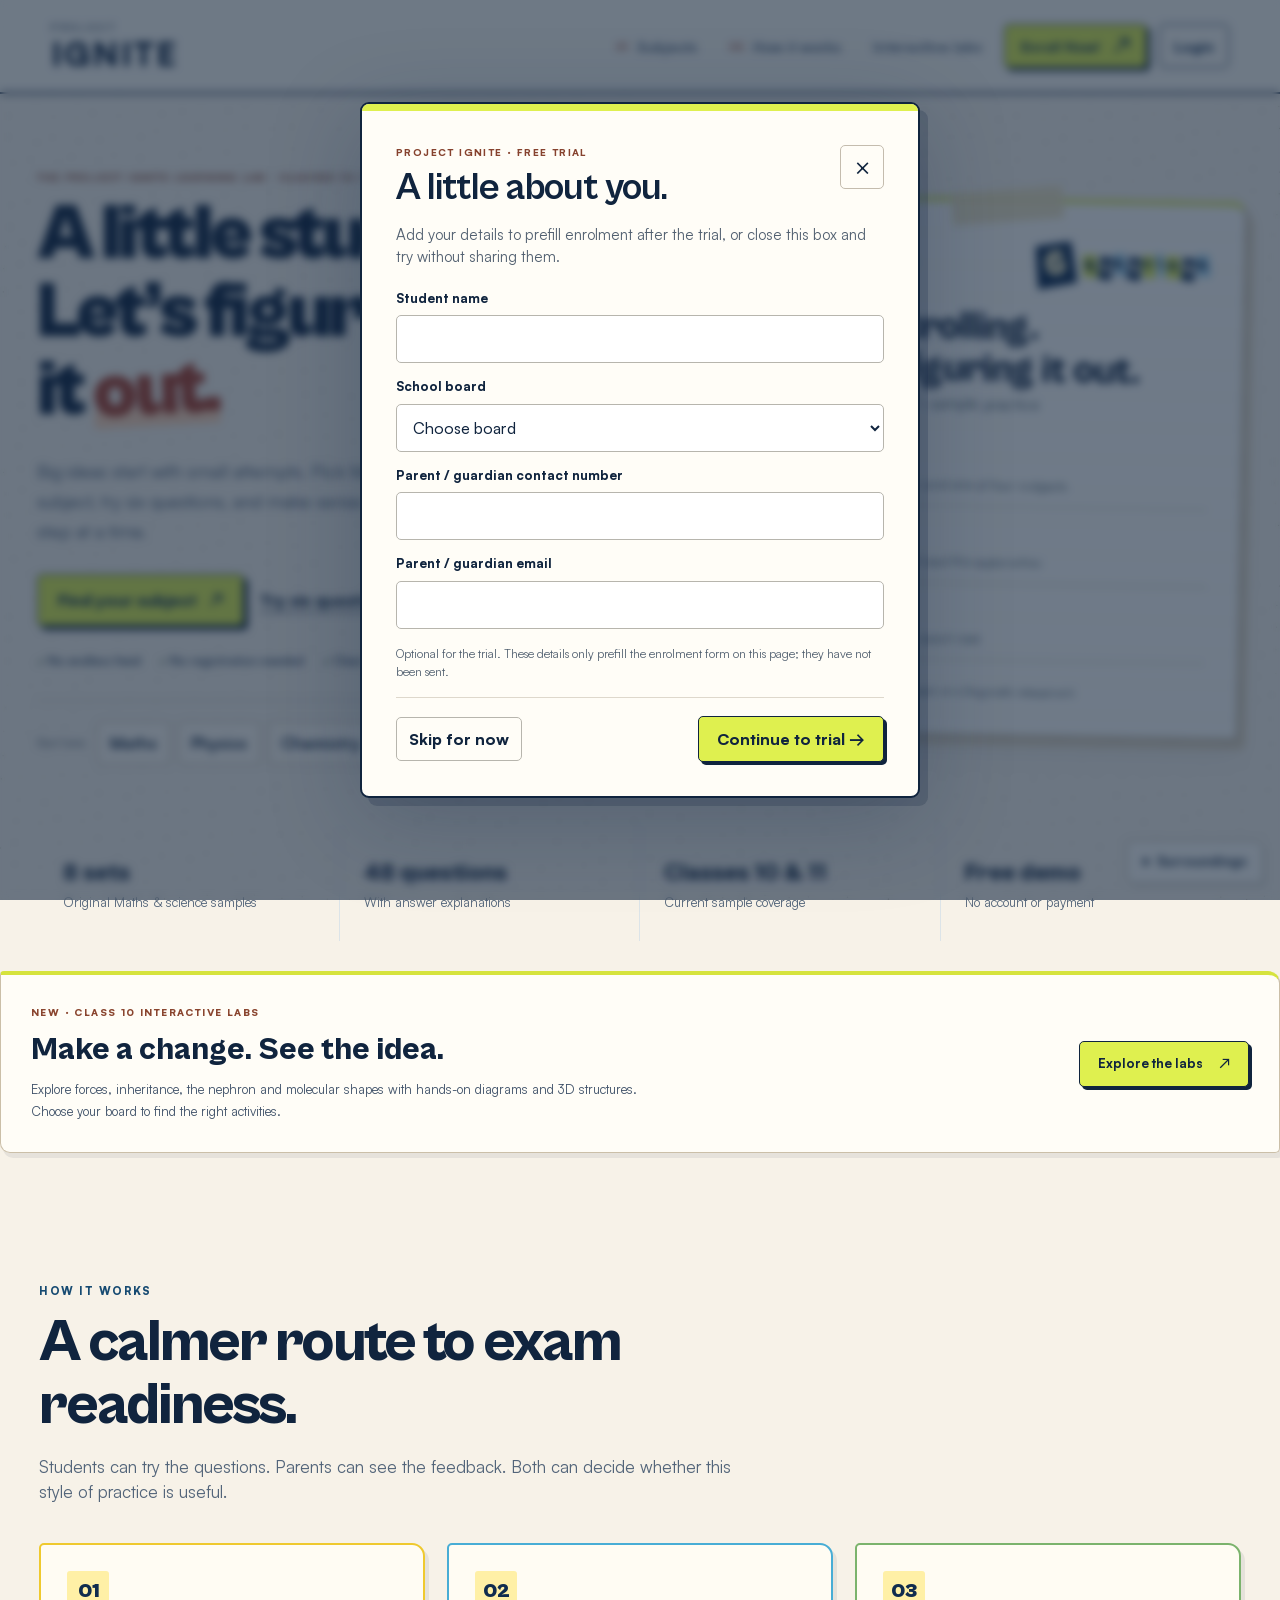
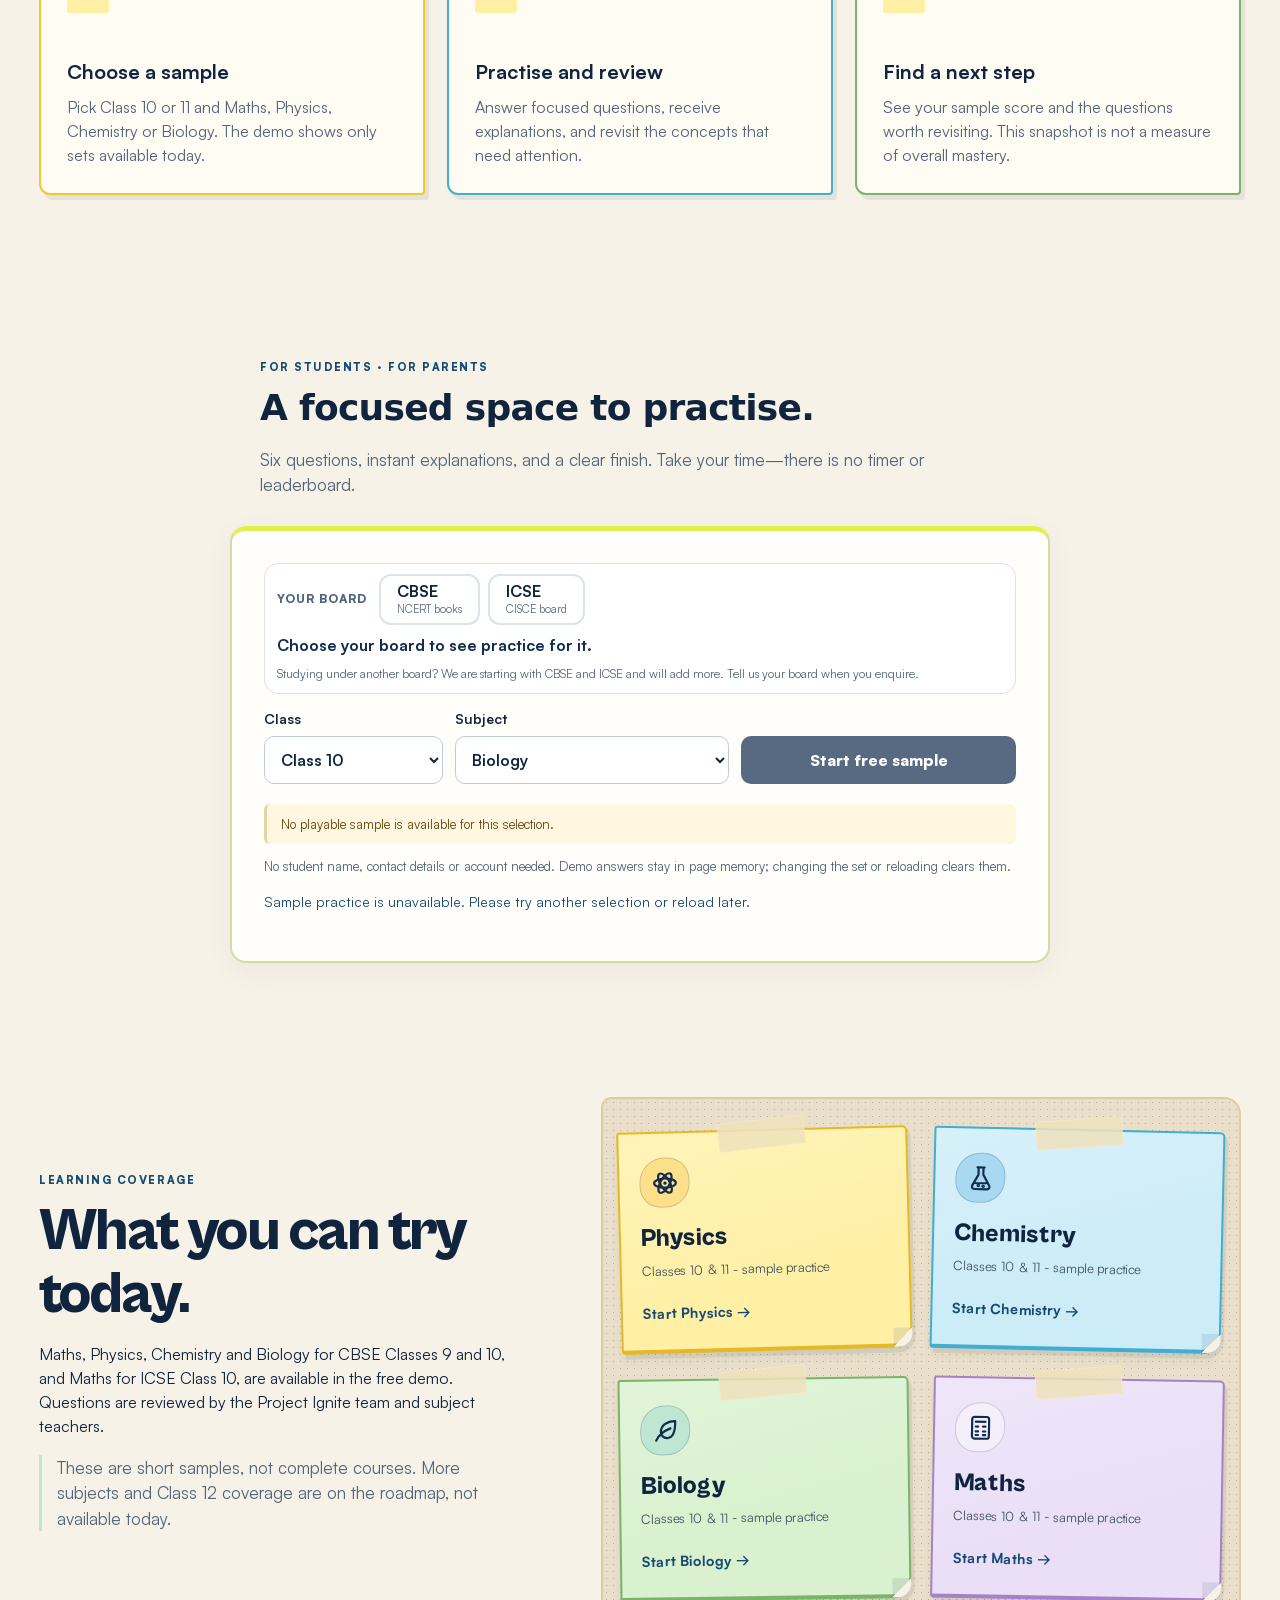
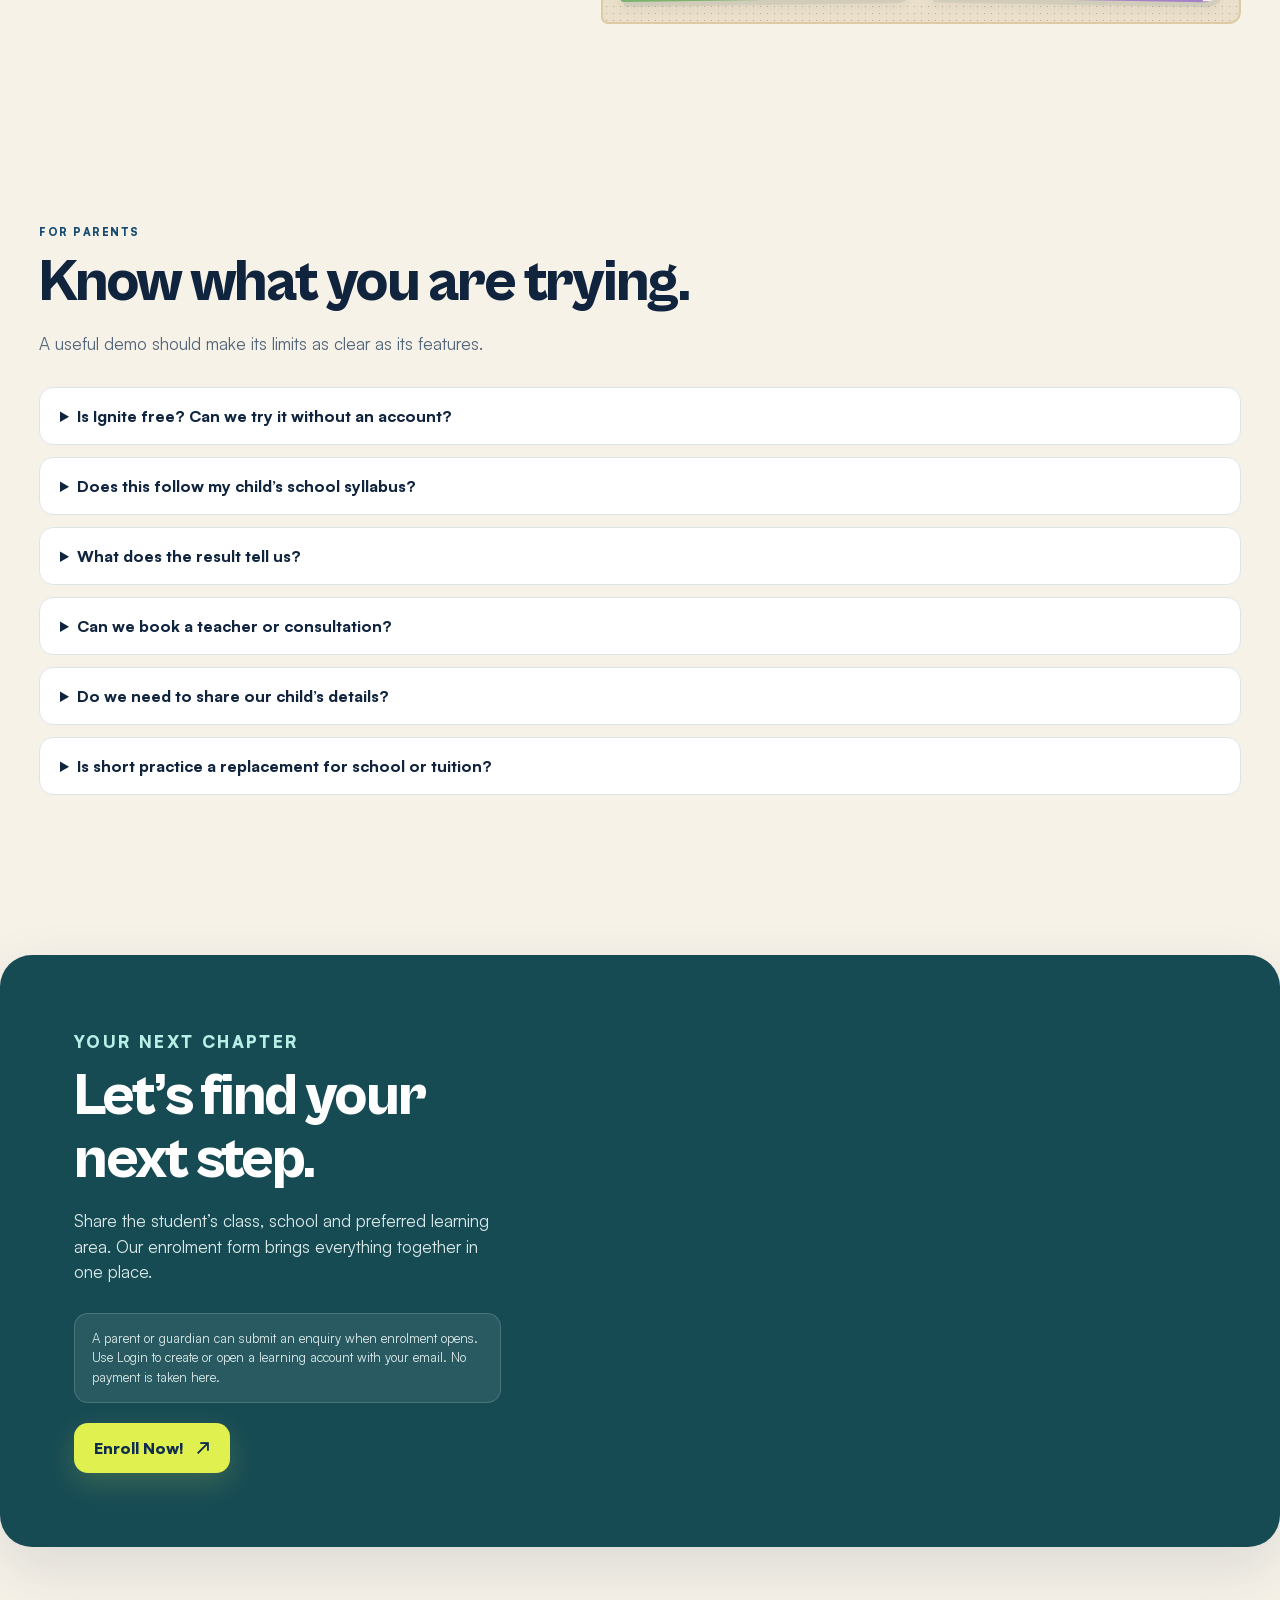
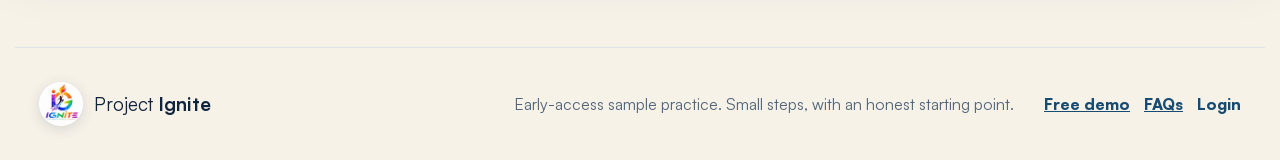
<file: index.html>
<!doctype html>
<html lang="en">
  <head>
    <meta charset="utf-8" />
    <meta name="viewport" content="width=device-width, initial-scale=1, viewport-fit=cover" />
    <meta name="theme-color" content="#102c4e" />
    <meta name="description" content="Try Project Ignite's free practice in Maths, Physics, Chemistry and Biology for CBSE Classes 9 and 10 and ICSE Class 10 Maths. Reviewed questions with explanations. No registration needed." />
    <title>Project Ignite | Small steps. Stronger foundations.</title>
    <link rel="icon" href="./assets/ignite-logo-192.png" type="image/png" />
    <link rel="apple-touch-icon" href="./assets/ignite-logo-192.png" />
    <link rel="stylesheet" href="./landing.css" />
    <link rel="stylesheet" href="./demo-recovery.css" />
    <link rel="stylesheet" href="./learning-ui.css?v=trial-20261023" />
    <link rel="preload" href="./assets/fonts/satoshi-variable.woff2" as="font" type="font/woff2" crossorigin />
    <link rel="preload" href="./assets/fonts/cabinet-grotesk-variable.woff2" as="font" type="font/woff2" crossorigin />
    <link rel="stylesheet" href="./notice-board.css?v=restore-20261024" />
    <link rel="stylesheet" href="./enrollment.css?v=trial-entry-20261025" />
    <link rel="stylesheet" href="./trial-entry.css?v=trial-entry-20261025" />
    <link rel="stylesheet" href="./account.css" />
    <link rel="stylesheet" href="./board.css" />
    <link rel="stylesheet" href="./labs.css?v=restore-20261024" />
    <link rel="stylesheet" href="./environments.css?v=env-cursor-20261025" />
  </head>
  <body data-admissions="preview">
    <a class="skip-link" href="#main-content">Skip to main content</a>

    <header class="landing-header">
      <a class="landing-brand" href="#top" aria-label="Project Ignite home">
        <span class="wordmark-project">PROJECT</span><strong class="wordmark-ignite">IGNITE</strong>
      </a>
      <nav class="landing-nav" aria-label="Landing page navigation">
        <a href="#coverage"><span class="nav-index" aria-hidden="true">01</span>Subjects</a>
        <a href="#how-it-works"><span class="nav-index" aria-hidden="true">02</span>How it works</a>
        <a class="studios-nav-link" href="./labs.html">Interactive labs</a>
        <span class="admissions-open"><i aria-hidden="true"></i>Early-access demo</span>
        <a class="nav-cta" id="enrollNav" href="#enroll" data-open-enroll>Enroll Now! <span aria-hidden="true">↗</span></a>
        <button class="nav-record open-enrollment" id="viewEnrollmentNav" type="button" hidden>View enrollment</button>
        <button class="nav-login open-login" type="button">Login</button>
      </nav>
    </header>

    <main id="main-content">
      <section class="landing-hero" id="top" aria-labelledby="landingTitle">
        <div class="hero-copy">
          <p class="eyebrow">THE PROJECT IGNITE LEARNING LAB · CLASSES 10 + 11</p>
          <h1 id="landingTitle">A little stuck?<br />Let’s figure<br />it <em>out.</em></h1>
          <p class="hero-lead">Big ideas start with small attempts. Pick Maths or a science subject, try six questions, and make sense of the answers—one step at a time.</p>
          <div class="hero-actions">
            <a class="primary-link" href="#coverage">Find your subject <span aria-hidden="true">↗</span></a>
            <a class="secondary-link" href="#free-demo">Try six questions <span aria-hidden="true">→</span></a>
          </div>
          <ul class="trust-list" aria-label="Project Ignite benefits">
            <li><span aria-hidden="true">✓</span> No endless feed</li>
            <li><span aria-hidden="true">✓</span> No registration needed</li>
            <li><span aria-hidden="true">✓</span> Clear explanations</li>
          </ul>
          <div class="hero-subjects" aria-label="Start a subject sample for the selected class">
            <span>Start here</span>
            <button id="heroMathematics" type="button" aria-pressed="false">Maths</button>
            <button id="heroPhysics" type="button" aria-pressed="false">Physics</button>
            <button id="heroChemistry" type="button" aria-pressed="false">Chemistry</button>
            <button id="heroBiology" type="button" aria-pressed="false">Biology</button>
          </div>
        </div>

        <div class="hero-preview" aria-label="Preview of the free sample practice experience">
          <div class="preview-top"><span>TRY IT TOGETHER</span><strong class="cutout-badge" aria-label="6 questions"><span class="cutout-number" aria-hidden="true">6</span><span class="cutout-word" aria-hidden="true"><i>Q</i><i>U</i><i>E</i><i>S</i><i>T</i><i>I</i><i>O</i><i>N</i><i>S</i></span></strong></div>
          <h2>Less scrolling.<br />More figuring it out.</h2>
          <p>Classes 10 and 11 · sample practice</p>
          <ol>
            <li><span>1</span><div><strong>Choose</strong><small>Pick a class and one of four subjects</small></div></li>
            <li><span>2</span><div><strong>Practise</strong><small>Answer and read the explanation</small></div></li>
            <li><span>3</span><div><strong>Reflect</strong><small>See what to revisit next</small></div></li>
          </ol>
          <small>Practice only—not an exam or a diagnostic assessment.</small>
        </div>
      </section>

      <section class="proof-strip" aria-label="Platform coverage">
        <article><strong>8 sets</strong><span>Original Maths &amp; science samples</span></article>
        <article><strong>48 questions</strong><span>With answer explanations</span></article>
        <article><strong>Classes 10 &amp; 11</strong><span>Current sample coverage</span></article>
        <article><strong>Free demo</strong><span>No account or payment</span></article>
      </section>

      <section class="studio-feature studio-feature--landing" aria-labelledby="landingStudiosTitle">
        <div><p class="eyebrow">NEW · CLASS 10 INTERACTIVE LABS</p><h2 id="landingStudiosTitle">Make a change. See the idea.</h2><p>Explore forces, inheritance, the nephron and molecular shapes with hands-on diagrams and 3D structures. Choose your board to find the right activities.</p></div>
        <a href="./labs.html">Explore the labs <span aria-hidden="true">↗</span></a>
      </section>

      <section class="landing-section" id="how-it-works" aria-labelledby="howTitle">
        <div class="section-heading">
          <p class="eyebrow">HOW IT WORKS</p>
          <h2 id="howTitle">A calmer route to exam readiness.</h2>
          <p>Students can try the questions. Parents can see the feedback. Both can decide whether this style of practice is useful.</p>
        </div>
        <div class="step-grid">
          <article><span class="step-number">01</span><h3>Choose a sample</h3><p>Pick Class 10 or 11 and Maths, Physics, Chemistry or Biology. The demo shows only sets available today.</p></article>
          <article><span class="step-number">02</span><h3>Practise and review</h3><p>Answer focused questions, receive explanations, and revisit the concepts that need attention.</p></article>
          <article><span class="step-number">03</span><h3>Find a next step</h3><p>See your sample score and the questions worth revisiting. This snapshot is not a measure of overall mastery.</p></article>
        </div>
      </section>

      <section class="landing-section demo-section" id="free-demo" aria-labelledby="demoTitle">
        <div class="section-heading">
          <p class="eyebrow">FOR STUDENTS · FOR PARENTS</p>
          <h2 id="demoTitle">A focused space to practise.</h2>
          <p>Six questions, instant explanations, and a clear finish. Take your time—there is no timer or leaderboard.</p>
        </div>
        <div class="demo-panel">
          <p class="demo-notice" id="demoPreviewNotice" hidden>Example preview: worksheet answers have been prefilled to show the recovery game. These are demonstration results.</p>
          <div id="boardBar"></div>
          <div class="demo-controls">
            <label>Class<select id="demoClass"><option value="9">Class 9</option><option value="10" selected>Class 10</option><option value="11">Class 11</option></select></label>
            <label>Subject<select id="demoSubject"><option value="Biology">Biology</option><option value="Chemistry">Chemistry</option><option value="Physics">Physics</option><option value="Mathematics">Maths</option></select></label>
            <button class="admit-button" id="demoStart" type="button" disabled>Start free sample</button>
          </div>
          <p class="demo-notice" id="demoNotice">Choose your board, class and subject, then start a free sample. This is short practice, not an exam-ready paper.</p>
          <p class="demo-privacy">No student name, contact details or account needed. Demo answers stay in page memory; changing the set or reloading clears them.</p>
          <p id="demoStatus" class="demo-status" role="status" aria-live="polite">Loading sample practice…</p>
          <noscript><p>Enable JavaScript to try the interactive demo. You can still read the coverage and early-access information below.</p></noscript>
          <div id="demoSession" hidden>
            <div class="demo-question-meta"><strong id="demoSetTitle"></strong><span id="demoStep"></span></div>
            <progress id="demoProgress" value="0" max="6" aria-label="Questions answered"></progress>
            <fieldset class="demo-question"><legend id="demoQuestionText" tabindex="-1"></legend><div class="demo-options" id="demoOptions"></div></fieldset>
            <p class="demo-feedback" id="demoFeedback" role="status" aria-live="polite"></p>
            <button class="admit-button" id="demoNext" type="button" disabled>Next question</button>
          </div>
          <section class="demo-result" id="demoResult" aria-labelledby="demoResultTitle" hidden>
            <p class="eyebrow">YOUR PRACTICE SNAPSHOT</p>
            <h3 id="demoResultTitle" tabindex="-1">Sample complete.</h3>
            <p id="demoScore"></p>
            <p id="demoRecommendation"></p>
            <section class="demo-game-hub" id="demoRecoveryHub" aria-label="Recovery missions for your mistakes" hidden></section>
            <ul class="demo-review-list" id="demoMistakes"></ul>
            <p class="demo-privacy">This reflects only these six questions and the supplied sample answer key. Where an answer has a learning tag, a recovery mission can offer focused practice. A single wrong answer does not prove its cause or establish mastery. Results are not sent to an owner dashboard.</p>
            <button class="admit-button" id="demoRestart" type="button">Try this sample again</button>
            <button class="learning-button" id="demoFinish" type="button">Finish for now</button>
            <div class="enroll-result"><a class="enroll-trigger" href="#enroll" data-open-enroll>Enroll Now! <span aria-hidden="true">↗</span></a></div>
          </section>
        </div>
      </section>

      <section class="landing-section coverage-section" id="coverage" aria-labelledby="coverageTitle">
        <div class="coverage-copy">
          <p class="eyebrow">LEARNING COVERAGE</p>
          <h2 id="coverageTitle">What you can try today.</h2>
          <p>Maths, Physics, Chemistry and Biology for CBSE Classes 9 and 10, and Maths for ICSE Class 10, are available in the free demo. Questions are reviewed by the Project Ignite team and subject teachers.</p>
          <p class="coverage-boundary">These are short samples, not complete courses. More subjects and Class 12 coverage are on the roadmap, not available today.</p>
        </div>
        <div class="coverage-grid">
          <button class="coverage-subject" id="choosePhysics" data-subject="Physics" type="button" aria-pressed="false"><span class="subject-symbol" aria-hidden="true"><svg viewBox="0 0 24 24" focusable="false"><ellipse cx="12" cy="12" rx="9" ry="3.8"/><ellipse cx="12" cy="12" rx="9" ry="3.8" transform="rotate(60 12 12)"/><ellipse cx="12" cy="12" rx="9" ry="3.8" transform="rotate(120 12 12)"/><circle cx="12" cy="12" r="1.4" fill="currentColor" stroke="none"/></svg></span><strong>Physics</strong><small>Classes 10 &amp; 11 - sample practice</small><span class="subject-action">Open sample &#8594;</span></button>
          <button class="coverage-subject" id="chooseChemistry" data-subject="Chemistry" type="button" aria-pressed="false"><span class="subject-symbol" aria-hidden="true"><svg viewBox="0 0 24 24" focusable="false"><path d="M9 3h6M10 3v6l-5 9a2 2 0 0 0 1.7 3h10.6a2 2 0 0 0 1.7-3l-5-9V3M7.5 16h9"/><circle cx="10" cy="18" r=".6"/><circle cx="14" cy="18.5" r=".6"/></svg></span><strong>Chemistry</strong><small>Classes 10 &amp; 11 - sample practice</small><span class="subject-action">Open sample &#8594;</span></button>
          <button class="coverage-subject" id="chooseBiology" data-subject="Biology" type="button" aria-pressed="false"><span class="subject-symbol" aria-hidden="true"><svg viewBox="0 0 24 24" focusable="false"><path d="M20 4c-7 0-12 3.5-12 9a5 5 0 0 0 5 5c5.5 0 7-7 7-14Z"/><path d="M4 20c2.5-5 6.5-8 12-10"/></svg></span><strong>Biology</strong><small>Classes 10 &amp; 11 - sample practice</small><span class="subject-action">Open sample &#8594;</span></button>
          <button class="coverage-subject" id="chooseMathematics" data-subject="Mathematics" type="button" aria-pressed="false"><span class="subject-symbol" aria-hidden="true"><svg viewBox="0 0 24 24" focusable="false"><rect x="5" y="3" width="14" height="18" rx="2"/><path d="M8 7h8M8 11h2m4 0h2M8 15h2m4 0h2M8 18h2m4 0h2"/></svg></span><strong>Maths</strong><small>Classes 10 &amp; 11 - sample practice</small><span class="subject-action">Start Maths &#8594;</span></button>
        </div>
      </section>

      <section class="landing-section faq-section" id="questions" aria-labelledby="questionsTitle">
        <div class="section-heading">
          <p class="eyebrow">FOR PARENTS</p>
          <h2 id="questionsTitle">Know what you are trying.</h2>
          <p>A useful demo should make its limits as clear as its features.</p>
        </div>
        <div class="faq-list">
          <details><summary>Is Ignite free? Can we try it without an account?</summary><p>This public sample demo is free and needs no registration or payment details. Paid plans, prices and cancellation terms have not been finalized; no paid subscription is offered here.</p></details>
          <details><summary>Does this follow my child’s school syllabus?</summary><p>Practice is organised by board. Today it covers Maths, Physics, Chemistry and Biology for CBSE Classes 9 and 10, and Maths for ICSE Class 10. The questions are reviewed by the Project Ignite team and subject teachers. These are short practice sets, not complete syllabus coverage or exam-ready papers.</p></details>
          <details><summary>What does the result tell us?</summary><p>It shows answers marked correct against the supplied key in this small sample and lists questions to revisit. It is not an academic diagnosis or a mastery measure. A future reviewed assessment and progress history will need their own validation.</p></details>
          <details><summary>Can we book a teacher or consultation?</summary><p>Not yet. Teacher-assisted learning is planned, but verified mentor profiles, availability, fees and safeguarding arrangements are not published. Booking and payment are unavailable in this demo. The classroom illustration in the prototype is not a real teacher profile.</p></details>
          <details><summary>Do we need to share our child’s details?</summary><p>The welcome box is optional: close it or choose Skip for now to try without a name or contact details. If you fill it in, it prefills the enrolment form on this page. A parent or guardian can choose whether to send a full enquiry after the trial; the form explains whether submissions are connected.</p></details>
          <details><summary>Is short practice a replacement for school or tuition?</summary><p>This is a supplementary practice experience, not a replacement for teaching or a guarantee of better marks. Try it alongside the learning support your child already receives and judge whether the explanations are useful.</p></details>
        </div>
      </section>

      <section class="admission-section" id="admission" aria-labelledby="admissionTitle">
        <div class="admission-intro">
          <p class="eyebrow">YOUR NEXT CHAPTER</p>
          <h2 id="admissionTitle">Let’s find your next step.</h2>
          <p>Share the student’s class, school and preferred learning area. Our enrolment form brings everything together in one place.</p>
          <div class="privacy-note" id="admissionPrivacy">A parent or guardian can submit an enquiry when enrolment opens. Use Login to create or open a learning account with your email. No payment is taken here.</div>
          <a class="primary-link" href="#enroll" data-open-enroll>Enroll Now! <span aria-hidden="true">↗</span></a>
        </div>

        <section class="guardian-gate" id="guardianGate" aria-labelledby="guardianGateTitle" hidden>
          <p class="eyebrow">VERIFIED ADULT ACCESS</p>
          <h3 id="guardianGateTitle">Start with the parent or guardian.</h3>
          <p>Existing guardian users can sign in to the cloud preview. New student admissions are paused; signing in does not approve a student place.</p>
          <div class="github-auth-panel">
            <button class="github-auth-button" id="guardianGithubSignin" type="button">
              <svg viewBox="0 0 24 24" aria-hidden="true"><path fill="currentColor" d="M12 .7a11.5 11.5 0 0 0-3.64 22.4c.58.1.79-.25.79-.56v-2.24c-3.22.7-3.9-1.37-3.9-1.37-.53-1.34-1.29-1.7-1.29-1.7-1.05-.72.08-.7.08-.7 1.16.08 1.78 1.2 1.78 1.2 1.04 1.77 2.72 1.26 3.38.96.1-.75.4-1.26.74-1.55-2.57-.29-5.27-1.29-5.27-5.73 0-1.27.45-2.3 1.2-3.11-.12-.3-.52-1.47.11-3.07 0 0 .98-.31 3.17 1.19a11 11 0 0 1 5.77 0c2.2-1.5 3.17-1.19 3.17-1.19.64 1.6.24 2.77.12 3.07.74.81 1.19 1.84 1.19 3.11 0 4.45-2.71 5.43-5.29 5.72.42.36.79 1.07.79 2.16v3.2c0 .31.21.67.8.56A11.5 11.5 0 0 0 12 .7Z"/></svg>
              Continue with GitHub
            </button>
            <p class="form-status" id="guardianGithubStatus" role="status" aria-live="polite"></p>
            <div class="auth-divider"><span>or use email and password</span></div>
          </div>
          <div class="guardian-auth-grid">
            <form id="guardianSignupForm" novalidate>
              <h4>Create guardian account</h4>
              <label>Email<input id="guardianSignupEmail" type="email" maxlength="120" autocomplete="email" required /></label>
              <label>Password<input id="guardianSignupPassword" type="password" minlength="8" maxlength="72" autocomplete="new-password" required /></label>
              <label>Confirm password<input id="guardianSignupConfirm" type="password" minlength="8" maxlength="72" autocomplete="new-password" required /></label>
              <button class="admit-button" type="submit">Create account</button>
              <p class="form-status" id="guardianSignupStatus" role="status" aria-live="polite"></p>
            </form>
            <form id="guardianSigninForm" novalidate>
              <h4>Guardian sign in</h4>
              <label>Email<input id="guardianSigninEmail" type="email" maxlength="120" autocomplete="username" required /></label>
              <label>Password<input id="guardianSigninPassword" type="password" minlength="8" maxlength="72" autocomplete="current-password" required /></label>
              <button class="admit-button" type="submit">Sign in securely</button>
              <p class="form-status" id="guardianSigninStatus" role="status" aria-live="polite"></p>
            </form>
          </div>
        </section>

        <div class="guardian-session" id="guardianSession" hidden>
          <span>Verified guardian: <strong id="guardianSessionEmail"></strong></span>
          <button id="guardianSignout" type="button">Sign out</button>
        </div>

        <form class="admission-form" id="admissionForm" hidden novalidate>
          <div class="form-heading"><span>Student admission</span><small>Required fields are marked *</small></div>
          <div class="quick-paste">
            <div><strong>Quick Paste</strong><small>Paste labeled admission details and fill the form automatically.</small></div>
            <textarea id="admissionPaste" rows="6" placeholder="Student: Aarav Sharma&#10;Class: 8&#10;Guardian: Priya Sharma&#10;Email: priya@example.com&#10;Phone: 9876543210&#10;Login: aarav8"></textarea>
            <div class="paste-actions">
              <button id="pasteFromClipboard" type="button">Paste from clipboard</button>
              <button id="fillFromPaste" type="button">Fill enrollment form</button>
            </div>
            <p id="pasteStatus" role="status" aria-live="polite"></p>
          </div>
          <label>Student’s full name *<input id="studentName" name="studentName" type="text" minlength="2" maxlength="80" autocomplete="name" required /></label>
          <label>Class *
            <select id="studentClass" name="studentClass" required>
              <option value="">Select class</option>
              <option value="1">Class 1</option><option value="2">Class 2</option><option value="3">Class 3</option><option value="4">Class 4</option>
              <option value="5">Class 5</option><option value="6">Class 6</option><option value="7">Class 7</option><option value="8">Class 8</option>
              <option value="9">Class 9</option><option value="10">Class 10</option><option value="11">Class 11</option><option value="12">Class 12</option>
            </select>
          </label>
          <label>Parent or guardian name *<input id="guardianName" name="guardianName" type="text" minlength="2" maxlength="80" autocomplete="name" required /></label>
          <label>Parent or guardian email *<input id="guardianEmail" name="guardianEmail" type="email" maxlength="120" autocomplete="email" required /></label>
          <label>Contact number<input id="guardianPhone" name="guardianPhone" type="tel" maxlength="20" inputmode="tel" autocomplete="tel" placeholder="Optional for this pilot" /></label>
          <label data-local-admission>Student login ID *<input id="studentLogin" name="studentLogin" type="text" minlength="4" maxlength="24" pattern="[A-Za-z0-9._\-]{4,24}" autocomplete="username" autocapitalize="none" spellcheck="false" required /><small class="field-hint">Use 4–24 letters, numbers, dots, underscores, or hyphens.</small></label>
          <label data-local-admission>Create a 4–6 digit PIN *<input id="studentPin" name="studentPin" type="password" minlength="4" maxlength="6" pattern="[0-9]{4,6}" inputmode="numeric" autocomplete="new-password" required /></label>
          <label data-local-admission>Confirm PIN *<input id="confirmPin" name="confirmPin" type="password" minlength="4" maxlength="6" pattern="[0-9]{4,6}" inputmode="numeric" autocomplete="new-password" required /></label>
          <label class="check-label"><input id="guardianConsent" name="guardianConsent" type="checkbox" required /><span>I confirm that I am the student’s parent or legal guardian and consent to creating this pilot learning profile. *</span></label>
          <button class="admit-button" type="submit" disabled>New admissions paused</button>
          <p class="form-status" id="admissionStatus" role="status" aria-live="polite"></p>
        </form>

        <div class="admitted-card" id="admittedCard" tabindex="-1" hidden>
          <span class="success-mark" aria-hidden="true">✓</span>
          <p class="eyebrow">ADMISSION COMPLETE</p>
          <h3 id="admittedName">Student admitted</h3>
          <p id="admittedDetails"></p>
          <p class="admission-id">Pilot ID: <strong id="admissionId"></strong></p>
          <p class="admission-id" id="studentLoginSummary">Login ID: <strong id="admittedLogin"></strong></p>
          <button class="primary-link open-login" id="admittedLoginButton" type="button">Log in to dashboard <span aria-hidden="true">→</span></button>
          <button class="record-link open-enrollment" id="admittedRecordButton" type="button">View enrollment record</button>
          <form class="login-setup" id="loginSetupForm" hidden novalidate>
            <h4>Finish login setup</h4>
            <p>This earlier pilot admission needs a student login before the dashboard can open.</p>
            <label>Student login ID<input id="setupLogin" type="text" minlength="4" maxlength="24" pattern="[A-Za-z0-9._\-]{4,24}" autocomplete="username" required /></label>
            <label>New 4–6 digit PIN<input id="setupPin" type="password" minlength="4" maxlength="6" pattern="[0-9]{4,6}" inputmode="numeric" autocomplete="new-password" required /></label>
            <label>Confirm PIN<input id="setupConfirmPin" type="password" minlength="4" maxlength="6" pattern="[0-9]{4,6}" inputmode="numeric" autocomplete="new-password" required /></label>
            <button class="admit-button" type="submit">Save student login</button>
            <p class="form-status" id="setupStatus" role="status"></p>
          </form>
        </div>
      </section>
    </main>

    <dialog class="login-dialog" id="loginDialog" aria-labelledby="loginTitle">
      <form class="login-card" id="loginForm" novalidate>
        <button class="dialog-close" id="closeLogin" type="button" aria-label="Close student login">×</button>
        <p class="eyebrow">STUDENT ACCESS</p>
        <h2 id="loginTitle">Welcome back.</h2>
        <p>Use the login ID and PIN created during enrollment.</p>
        <label>Student login ID<input id="loginId" type="text" maxlength="24" autocomplete="username" autocapitalize="none" spellcheck="false" required /></label>
        <label>PIN<input id="loginPin" type="password" minlength="4" maxlength="6" pattern="[0-9]{4,6}" inputmode="numeric" autocomplete="current-password" required /></label>
        <button class="admit-button" type="submit">Log in <span aria-hidden="true">→</span></button>
        <p class="form-status" id="loginStatus" role="status" aria-live="polite"></p>
        <p class="login-help">New to Ignite? <a href="#enroll" data-open-enroll>Enroll Now!</a> Or <a href="#free-demo" id="loginToEnroll">try the free demo</a>.</p>
      </form>
    </dialog>

    <dialog class="login-dialog enrollment-dialog" id="enrollmentDialog" aria-labelledby="enrollmentRecordTitle">
      <section class="login-card enrollment-card">
        <button class="dialog-close" id="closeEnrollment" type="button" aria-label="Close enrollment record">×</button>
        <p class="eyebrow">LOCAL PILOT RECORD</p>
        <h2 id="enrollmentRecordTitle">Enrolled student</h2>
        <dl class="record-list">
          <div><dt>Student</dt><dd id="recordStudent">—</dd></div>
          <div><dt>Class</dt><dd id="recordClass">—</dd></div>
          <div><dt>Parent/guardian</dt><dd id="recordGuardian">—</dd></div>
          <div><dt>Guardian email</dt><dd id="recordEmail">—</dd></div>
          <div><dt>Contact</dt><dd id="recordPhone">—</dd></div>
          <div><dt>Admission ID</dt><dd id="recordAdmissionId">—</dd></div>
          <div><dt>Student login</dt><dd id="recordLogin">—</dd></div>
          <div><dt>Enrolled</dt><dd id="recordDate">—</dd></div>
        </dl>
        <p class="record-privacy">This record exists only in this browser. The student PIN is never displayed or stored directly.</p>
        <button class="admit-button record-login" id="recordLoginButton" type="button">Continue to student login</button>
      </section>
    </dialog>

    <footer class="landing-footer">
      <a class="landing-brand footer-brand" href="#top"><img src="./assets/ignite-logo.webp" alt="" width="96" height="96" /><span>Project <strong>Ignite</strong></span></a>
      <p>Early-access sample practice. Small steps, with an honest starting point.</p>
      <div class="footer-links"><a href="#free-demo">Free demo</a><a href="#questions">FAQs</a><button class="open-enrollment" id="viewEnrollmentFooter" type="button" hidden>View enrollment</button><button class="open-login" type="button">Login</button></div>
    </footer>

<script src="./environment-assets.js?v=env-cursor-20261025" defer></script>
    <script src="./environments.js?v=env-cursor-20261025" defer></script>
    <script src="./platform-config.js?v=auth-20261022" defer></script>
    <script src="./firebase-session.js" defer></script>
    <script src="./enrollment-config.js" defer></script>
    <script src="./enrollment-validation.js?v=trial-20261023" defer></script>
    <script src="./enrollment.js?v=trial-entry-20261025" defer></script>
    <script src="./firebase-auth.js?v=auth-20261022" defer></script>
    <script src="./account-ui.js" defer></script>
    <script src="./api-client.js" defer></script>
    <script src="./admission.js?v=auth-20261022" defer></script>
    <script src="./data/pilot-worksheets.js" defer></script>
    <script src="./board.js?v=trial-entry-20261025" defer></script>
    <script src="./practice.js" defer></script>
    <script src="./science-text.js" defer></script>
    <script src="./adaptive-engine.js" defer></script>
    <script src="./learning-path.js" defer></script>
    <script src="./activity-view.js" defer></script>
    <script src="./learning-review.js" defer></script>
    <script src="./assessment-engine.js" defer></script>
    <script src="./data/assessment-banks.js" defer></script>
    <script src="./demo-recovery.js" defer></script>
    <script src="./trial-diagrams.js?v=trial-20261023" defer></script>
    <script src="./landing-demo.js?v=trial-entry-20261025" defer></script>
    <script src="./trial-entry.js?v=trial-entry-20261025" defer></script>
  </body>
</html>
</file>
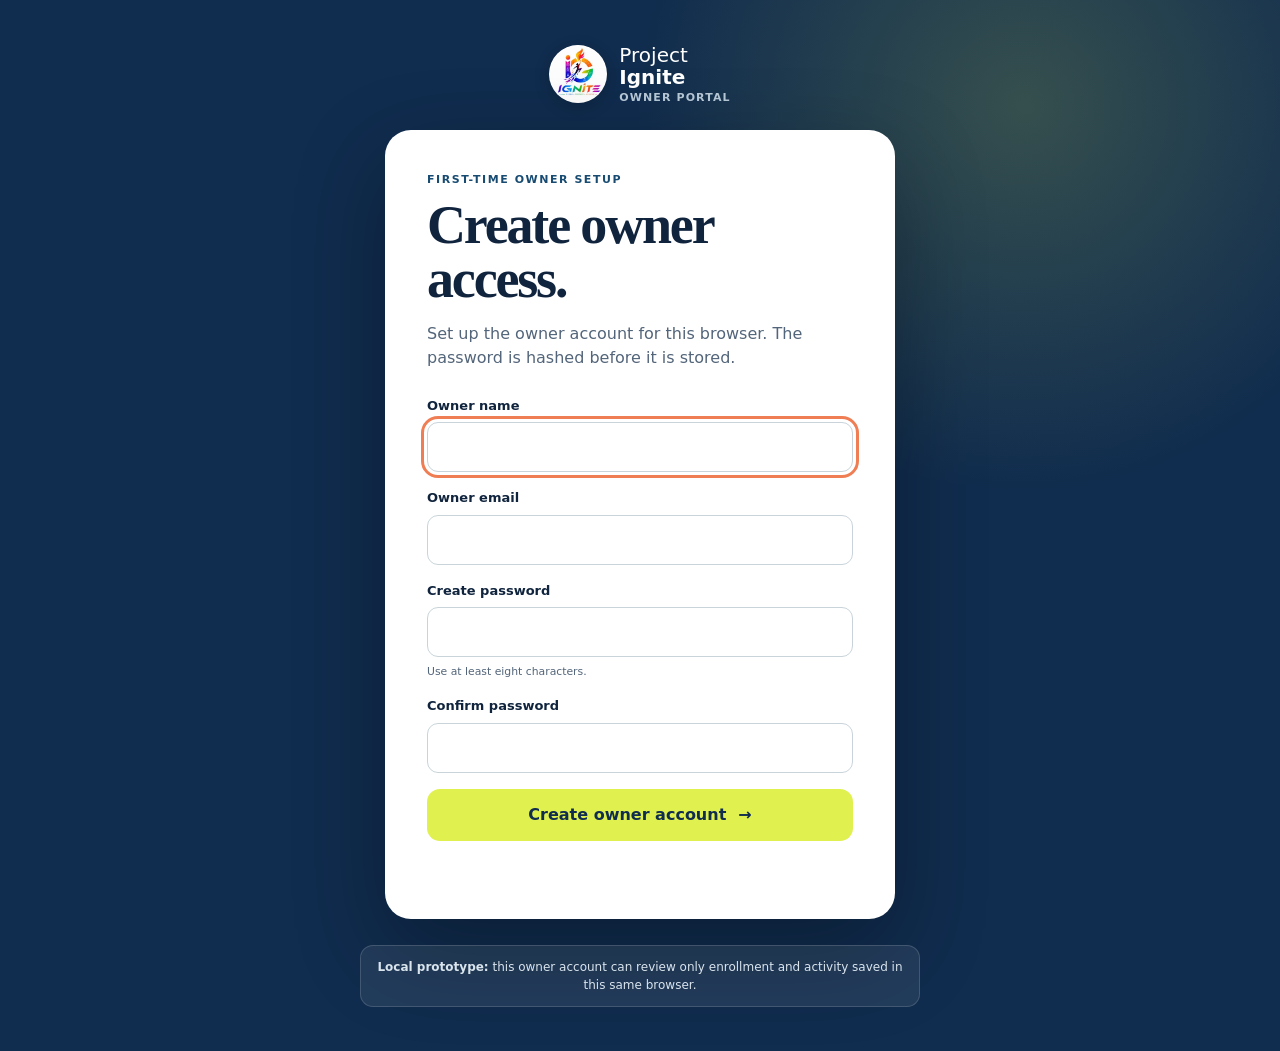
<file: admin.html>
<!doctype html>
<html lang="en">
  <head>
    <meta charset="utf-8" />
    <meta name="viewport" content="width=device-width, initial-scale=1, viewport-fit=cover" />
    <meta name="theme-color" content="#102c4e" />
    <meta name="description" content="Project Ignite owner portal for admissions, student progress, and content oversight." />
    <title>Owner Portal | Project Ignite</title>
    <link rel="icon" href="./assets/ignite-logo-192.png" type="image/png" />
    <link rel="stylesheet" href="./admin.css" />
  </head>
  <body>
    <noscript><p class="noscript-banner">JavaScript is required to use the Project Ignite owner portal.</p></noscript>
    <a class="skip-link" href="#main-content">Skip to main content</a>

    <main class="owner-auth-shell" id="authView">
      <a class="owner-brand" href="./index.html" aria-label="Return to Project Ignite">
        <img src="./assets/ignite-logo.webp" alt="" width="96" height="96" />
        <span>Project <strong>Ignite</strong><small>Owner portal</small></span>
      </a>

      <section class="owner-auth-card" id="setupPanel" aria-labelledby="setupTitle" hidden>
        <p class="eyebrow">FIRST-TIME OWNER SETUP</p>
        <h1 id="setupTitle">Create owner access.</h1>
        <p>Set up the owner account for this browser. The password is hashed before it is stored.</p>
        <form id="ownerSetupForm" novalidate>
          <label>Owner name<input id="ownerName" type="text" minlength="2" maxlength="80" autocomplete="name" required /></label>
          <label>Owner email<input id="ownerEmail" type="email" maxlength="120" autocomplete="email" required /></label>
          <label>Create password<input id="ownerPassword" type="password" minlength="8" maxlength="72" autocomplete="new-password" required /><small>Use at least eight characters.</small></label>
          <label>Confirm password<input id="ownerPasswordConfirm" type="password" minlength="8" maxlength="72" autocomplete="new-password" required /></label>
          <button class="owner-primary" type="submit">Create owner account <span aria-hidden="true">→</span></button>
          <p class="form-status" id="setupStatus" role="status" aria-live="polite"></p>
        </form>
      </section>

      <section class="owner-auth-card" id="loginPanel" aria-labelledby="ownerLoginTitle" hidden>
        <p class="eyebrow">PROTECTED OWNER ACCESS</p>
        <h1 id="ownerLoginTitle">Welcome back.</h1>
        <p>Sign in to review admissions, progress, and content readiness.</p>
        <form id="ownerLoginForm" novalidate>
          <label>Owner email<input id="ownerLoginEmail" type="email" maxlength="120" autocomplete="username" required /></label>
          <label>Password<input id="ownerLoginPassword" type="password" minlength="8" maxlength="72" autocomplete="current-password" required /></label>
          <button class="owner-primary" type="submit">Open owner dashboard <span aria-hidden="true">→</span></button>
          <p class="form-status" id="loginStatus" role="status" aria-live="polite"></p>
        </form>
        <a class="back-link" href="./index.html">← Return to the public website</a>
      </section>

      <p class="prototype-warning"><strong>Local prototype:</strong> this owner account can review only enrollment and activity saved in this same browser.</p>
    </main>

    <div class="owner-app" id="ownerApp" hidden>
      <header class="owner-topbar">
        <a class="owner-brand compact" href="./index.html">
          <img src="./assets/ignite-logo.webp" alt="" width="96" height="96" />
          <span>Project <strong>Ignite</strong><small>Owner portal</small></span>
        </a>
        <div class="owner-account">
          <span class="owner-avatar" id="ownerAvatar" aria-hidden="true">OW</span>
          <span><strong id="ownerDisplayName">Owner</strong><small>Super administrator</small></span>
          <button id="ownerLogout" type="button">Log out</button>
        </div>
      </header>

      <div class="owner-layout">
        <nav class="owner-sidebar" aria-label="Owner navigation">
          <a class="active" href="#overview"><span aria-hidden="true">⌂</span>Overview</a>
          <a href="#students"><span aria-hidden="true">◎</span>Students</a>
          <a href="#content"><span aria-hidden="true">▤</span>Content</a>
          <a href="#security"><span aria-hidden="true">◇</span>Security</a>
          <a href="./index.html"><span aria-hidden="true">↗</span>Public site</a>
        </nav>

        <main class="owner-main" id="main-content">
          <section class="owner-heading" id="overview">
            <div><p class="eyebrow">OWNER OVERVIEW</p><h1>Good decisions start with a clear view.</h1><p id="ownerScope">Reviewing data saved on this device.</p></div>
            <span class="live-pill"><i aria-hidden="true"></i>Local pilot live</span>
          </section>

          <section class="owner-notice" aria-label="Prototype limitation">
            <strong>Device-only data</strong>
            <p>The figures below are drawn from this browser. A production backend is required before you can see students enrolled on other devices.</p>
          </section>

          <section class="metric-grid" aria-label="Owner metrics">
            <article><span class="metric-icon lime">◎</span><div><small>Enrolled students</small><strong id="metricStudents">0</strong><p>Single-student pilot capacity</p></div></article>
            <article><span class="metric-icon blue">✓</span><div><small>Missions completed</small><strong id="metricMissions">0</strong><p>Saved student progress</p></div></article>
            <article><span class="metric-icon coral">◷</span><div><small>Focused minutes</small><strong id="metricMinutes">0</strong><p>Time spent in missions</p></div></article>
            <article><span class="metric-icon mint">↗</span><div><small>Mastery</small><strong id="metricMastery">0%</strong><p>Current demo mastery</p></div></article>
          </section>

          <section class="owner-panel" id="students" aria-labelledby="studentsTitle">
            <div class="panel-heading"><div><p class="eyebrow">ADMISSIONS</p><h2 id="studentsTitle">Student profiles</h2></div><span id="studentCountBadge">0 records</span></div>
            <div class="table-wrap">
              <table>
                <thead><tr><th>Student</th><th>Class</th><th>Admission ID</th><th>Enrolled</th><th>Status</th><th><span class="sr-only">Actions</span></th></tr></thead>
                <tbody id="studentTableBody"></tbody>
              </table>
            </div>
            <div class="empty-state" id="studentEmpty" hidden><strong>No student enrolled on this device.</strong><p>Complete the public enrollment form to create the first pilot profile.</p><a href="./index.html#admission">Open enrollment</a></div>
          </section>

          <section class="owner-panel" id="content" aria-labelledby="contentTitle">
            <div class="panel-heading"><div><p class="eyebrow">CONTENT GOVERNANCE</p><h2 id="contentTitle">Publication readiness</h2></div><span>Internal review</span></div>
            <div class="content-metrics">
              <article><strong id="contentIndexed">0</strong><span>Files indexed</span></article>
              <article><strong id="contentPublished">0</strong><span>Student-visible</span></article>
              <article><strong id="contentPending">0</strong><span>Awaiting review</span></article>
            </div>
            <p class="content-warning">Inventory-only files must remain hidden from students until privacy, academic, rights, and answer-key checks are complete.</p>
          </section>

          <section class="owner-panel security-panel" id="security" aria-labelledby="securityTitle">
            <div><p class="eyebrow">SECURITY STATUS</p><h2 id="securityTitle">Prototype controls</h2></div>
            <ul>
              <li><span>✓</span>Owner password stored as a salted hash</li>
              <li><span>✓</span>Owner session ends when the browser tab session ends</li>
              <li><span>✓</span>Student PIN is never displayed</li>
              <li class="warning"><span>!</span>Cloud authentication, audit logs, and multi-factor authentication are not connected yet</li>
            </ul>
          </section>
        </main>
      </div>
    </div>

    <dialog id="studentProfileDialog" aria-labelledby="profileTitle">
      <section class="profile-dialog-card">
        <button class="dialog-close" id="closeStudentProfile" type="button" aria-label="Close student profile">×</button>
        <p class="eyebrow">STUDENT PROFILE</p>
        <h2 id="profileTitle">Student details</h2>
        <dl class="profile-list">
          <div><dt>Student</dt><dd id="profileStudent">—</dd></div>
          <div><dt>Class</dt><dd id="profileClass">—</dd></div>
          <div><dt>Parent/guardian</dt><dd id="profileGuardian">—</dd></div>
          <div><dt>Guardian email</dt><dd id="profileEmail">—</dd></div>
          <div><dt>Contact</dt><dd id="profilePhone">—</dd></div>
          <div><dt>Admission ID</dt><dd id="profileAdmissionId">—</dd></div>
          <div><dt>Login ID</dt><dd id="profileLogin">—</dd></div>
          <div><dt>Enrolled</dt><dd id="profileDate">—</dd></div>
        </dl>
        <div class="profile-progress"><article><strong id="profileMissions">0</strong><span>Missions</span></article><article><strong id="profileMinutes">0</strong><span>Minutes</span></article><article><strong id="profileMastery">0%</strong><span>Mastery</span></article></div>
        <p class="profile-note">Login secrets are not available to owners. Production access recovery should use a secure reset process.</p>
      </section>
    </dialog>

    <script src="./platform-config.js" defer></script>
    <script src="./api-client.js" defer></script>
    <script src="./data/catalog.js" defer></script>
    <script src="./admin.js" defer></script>
  </body>
</html>
</file>
<file: landing.css>
:root {
  color-scheme: light;
  --ink: #10243e;
  --ink-soft: #53657a;
  --navy: #102c4e;
  --navy-2: #174b72;
  --paper: #fbfcf7;
  --line: #dce4e8;
  --lime: #dff04f;
  --lime-dark: #566400;
  --blue: #a9d8f1;
  --coral: #ffb59d;
  --mint: #bfe6d3;
  --shadow: 0 22px 60px rgba(16, 44, 78, .12);
}

* { box-sizing: border-box; }
html { scroll-behavior: smooth; -webkit-text-size-adjust: 100%; }
body { margin: 0; overflow-x: clip; color: var(--ink); background: var(--paper); font-family: "Segoe UI", Inter, system-ui, sans-serif; line-height: 1.5; }
img { display: block; max-width: 100%; }
a { color: inherit; }
button, input, select { font: inherit; }
button, a { -webkit-tap-highlight-color: transparent; }
button:focus-visible, a:focus-visible, input:focus-visible, select:focus-visible, summary:focus-visible { outline: 3px solid #ef7e54; outline-offset: 3px; }
[hidden] { display: none !important; }
.skip-link { position: fixed; z-index: 100; left: 12px; top: -80px; padding: 10px 14px; color: white; background: var(--navy); border-radius: 8px; }
.skip-link:focus { top: 12px; }
.eyebrow { margin: 0 0 11px; color: var(--navy-2); font-size: 11px; font-weight: 900; letter-spacing: .14em; }

.landing-header { position: sticky; z-index: 50; top: 0; display: flex; align-items: center; justify-content: space-between; min-height: 76px; padding: 10px max(24px, env(safe-area-inset-right)) 10px max(24px, env(safe-area-inset-left)); background: rgba(251,252,247,.94); border-bottom: 1px solid rgba(16,44,78,.08); backdrop-filter: blur(15px); }
.landing-brand { display: inline-flex; align-items: center; gap: 11px; color: var(--ink); text-decoration: none; font-size: 19px; }
.landing-brand img { width: 52px; height: 52px; object-fit: contain; border-radius: 50%; background: white; box-shadow: 0 3px 14px rgba(16,44,78,.14); }
.landing-nav { display: flex; align-items: center; gap: 8px; }
.landing-nav a { min-height: 44px; display: inline-flex; align-items: center; padding: 0 14px; color: var(--ink-soft); text-decoration: none; border-radius: 12px; font-weight: 750; }
.landing-nav a:hover { color: var(--navy); background: #edf2f2; }
.landing-nav .nav-cta { color: var(--navy); background: var(--lime); }
.admissions-open { display: inline-flex; align-items: center; gap: 7px; margin-right: 3px; color: #2a6d4e; font-size: 12px; font-weight: 850; }
.admissions-open i { width: 8px; height: 8px; background: #2f9d68; border-radius: 50%; box-shadow: 0 0 0 4px #dbf3e8; }
.nav-login { min-height: 44px; padding: 0 14px; color: var(--navy); background: white; border: 1px solid var(--line); border-radius: 12px; cursor: pointer; font-weight: 850; }
.nav-login:hover { border-color: #aebfc7; }
.nav-record { min-height: 44px; padding: 0 14px; color: white; background: var(--navy-2); border: 0; border-radius: 12px; cursor: pointer; font-weight: 850; }
.landing-nav .owner-link { color: var(--navy-2); border: 1px solid var(--line); }

/* Public trial-to-enrolment foundation: actual samples, no account required. */
.demo-section { padding-top: 36px; }
.demo-panel { margin-top: 32px; padding: clamp(20px, 4vw, 42px); background: white; border: 1px solid var(--line); border-radius: 24px; box-shadow: var(--shadow); }
.demo-controls { display: grid; grid-template-columns: 1fr 1fr 1.2fr; align-items: end; gap: 16px; }
.demo-controls label { display: grid; gap: 7px; font-weight: 800; }
.demo-controls select { width: 100%; min-height: 52px; padding: 10px 12px; border: 1px solid #bdcbd7; border-radius: 12px; color: var(--ink); background: white; font-size: 16px; }
.demo-controls .admit-button { min-height: 52px; }
.demo-notice { padding: 14px 16px; color: #674812; background: #fff7df; border: 1px solid #e6d3a5; border-radius: 12px; }
.demo-privacy { color: var(--ink-soft); font-size: 13px; }
.demo-status { min-height: 24px; color: var(--navy-2); font-size: 14px; }
.demo-question-meta { display: flex; justify-content: space-between; flex-wrap: wrap; gap: 10px; padding-top: 14px; border-top: 1px solid var(--line); font-size: 14px; }
.demo-question-meta span { color: var(--ink-soft); }
.demo-panel progress { display: block; width: 100%; height: 10px; margin: 18px 0 24px; accent-color: #2a6d4e; }
.demo-question { min-inline-size: 0; margin: 0; padding: 0; border: 0; }
.demo-question legend { width: 100%; padding: 0; font-size: clamp(19px, 3vw, 25px); font-weight: 750; overflow-wrap: anywhere; }
.demo-options { display: grid; grid-template-columns: 1fr 1fr; gap: 12px; margin-top: 22px; }
.demo-option { min-height: 56px; padding: 14px 18px; text-align: left; color: var(--navy); background: #f8fafb; border: 1px solid #bdcbd7; border-radius: 12px; cursor: pointer; overflow-wrap: anywhere; }
.demo-option:hover:not(:disabled) { border-color: #174b72; background: #edf5f9; }
.demo-option:disabled { cursor: default; opacity: 1; }
.demo-option.correct { color: #185031; border-color: #2a6d4e; background: #e5f4e9; }
.demo-option.incorrect { color: #82291e; border-color: #bc5746; background: #fff0eb; }
.demo-option[aria-pressed="true"] { box-shadow: inset 0 0 0 1px currentColor; }
.demo-feedback { min-height: 64px; color: var(--ink); line-height: 1.6; }
.demo-result { margin-top: 24px; padding-top: 24px; border-top: 1px solid var(--line); }
.demo-result h3 { margin: 0 0 10px; font-family: Georgia, serif; font-size: 32px; }
#demoScore { font-size: 21px; font-weight: 850; }
.demo-review-list { padding-left: 22px; overflow-wrap: anywhere; }
.demo-review-list li { margin-bottom: 18px; }
.demo-review-list p { margin: 6px 0 0; color: var(--ink-soft); }
.coverage-boundary { padding-left: 15px; border-left: 3px solid #bfe6d3; color: var(--ink-soft); font-size: 15px; }
.faq-section { padding-top: 30px; }
.faq-list { display: grid; gap: 12px; margin-top: 30px; }
.faq-list details { padding: 0 20px; background: white; border: 1px solid var(--line); border-radius: 14px; }
.faq-list summary { min-height: 56px; padding: 16px 0; cursor: pointer; font-weight: 800; }
.faq-list p { margin: 0 0 20px; color: var(--ink-soft); max-width: 850px; }
.admission-intro > .primary-link { margin-top: 20px; }
body[data-admissions="preview"] .guardian-auth-grid { grid-template-columns: 1fr; }

main { min-width: 0; }
.landing-hero { position: relative; isolation: isolate; display: grid; grid-template-columns: minmax(0, 1.12fr) minmax(360px, .88fr); gap: clamp(34px, 6vw, 90px); align-items: center; max-width: 1460px; min-height: 680px; margin: 0 auto; padding: clamp(70px, 9vw, 130px) clamp(24px, 6vw, 90px); overflow: hidden; }
.landing-hero::before { content: ""; position: absolute; z-index: -2; inset: 34px clamp(12px, 2vw, 34px); border-radius: 34px; background: var(--navy); box-shadow: var(--shadow); }
.landing-hero::after { content: ""; position: absolute; z-index: -1; width: 410px; height: 410px; right: -150px; top: -120px; border: 62px solid rgba(223,240,79,.12); border-radius: 50%; }
.hero-copy { color: white; }
.hero-copy .eyebrow { color: var(--lime); }
.hero-copy h1 { max-width: 760px; margin: 0; font-family: Georgia, serif; font-size: clamp(45px, 6.6vw, 83px); font-weight: 600; letter-spacing: -.045em; line-height: .99; }
.hero-lead { max-width: 720px; margin: 26px 0; color: #d9e4ed; font-size: clamp(17px, 1.7vw, 20px); }
.hero-actions { display: flex; align-items: center; flex-wrap: wrap; gap: 12px; }
.primary-link, .secondary-link { min-height: 50px; display: inline-flex; align-items: center; justify-content: center; gap: 12px; padding: 0 20px; border-radius: 14px; text-decoration: none; font-weight: 900; }
.primary-link { color: var(--navy); background: var(--lime); box-shadow: 0 10px 28px rgba(223,240,79,.18); }
.secondary-link { color: white; background: transparent; border: 1px solid rgba(255,255,255,.32); cursor: pointer; }
.primary-link:hover, .secondary-link:hover { transform: translateY(-1px); }
.trust-list { display: flex; flex-wrap: wrap; gap: 10px 20px; margin: 26px 0 0; padding: 0; list-style: none; color: #d9e4ed; font-size: 13px; font-weight: 700; }
.trust-list span { color: var(--lime); }

.hero-preview { position: relative; padding: clamp(24px, 3vw, 34px); color: var(--ink); background: #f9fbf1; border: 1px solid rgba(255,255,255,.65); border-radius: 28px; box-shadow: 0 28px 60px rgba(4,17,32,.28); transform: rotate(1.2deg); }
.preview-top { display: flex; align-items: center; justify-content: space-between; color: #55664f; font-size: 11px; font-weight: 900; letter-spacing: .11em; text-transform: uppercase; }
.preview-top strong { padding: 6px 9px; color: var(--navy); background: var(--lime); border-radius: 999px; }
.hero-preview h2 { margin: 19px 0 2px; font-family: Georgia, serif; font-size: clamp(28px, 3vw, 39px); }
.hero-preview > p { margin: 0; color: var(--ink-soft); }
.hero-preview ol { display: grid; gap: 10px; margin: 26px 0; padding: 0; list-style: none; }
.hero-preview li { display: grid; grid-template-columns: 36px 1fr auto; gap: 11px; align-items: center; padding: 11px 0; border-bottom: 1px solid var(--line); }
.hero-preview li > span { display: grid; place-items: center; width: 34px; height: 34px; border-radius: 11px; background: #e7ebdc; font-weight: 900; }
.hero-preview li div { display: grid; }
.hero-preview li small, .hero-preview > small { color: var(--ink-soft); }
.hero-preview li b { color: var(--ink-soft); font-size: 12px; }
.preview-progress { height: 8px; margin: 0 0 11px; overflow: hidden; background: #dfe6d6; border-radius: 99px; }
.preview-progress span { display: block; width: 34%; height: 100%; background: var(--lime-dark); border-radius: inherit; }

.proof-strip { display: grid; grid-template-columns: repeat(4, 1fr); max-width: 1250px; margin: -10px auto 0; padding: 0 24px; }
.proof-strip article { display: grid; gap: 2px; padding: 28px 24px; border-right: 1px solid var(--line); }
.proof-strip article:last-child { border-right: 0; }
.proof-strip strong { font-family: Georgia, serif; font-size: 24px; }
.proof-strip span { color: var(--ink-soft); font-size: 13px; }

.landing-section { max-width: 1250px; margin: 0 auto; padding: 100px 24px; scroll-margin-top: 90px; }
.section-heading { max-width: 720px; }
.section-heading h2, .coverage-copy h2, .admission-intro h2 { margin: 0; font-family: Georgia, serif; font-size: clamp(38px, 5vw, 60px); font-weight: 600; letter-spacing: -.035em; line-height: 1.05; }
.section-heading > p:last-child, .coverage-copy > p:last-child, .admission-intro > p { color: var(--ink-soft); font-size: 17px; }
.step-grid { display: grid; grid-template-columns: repeat(3, 1fr); gap: 16px; margin-top: 38px; }
.step-grid article { min-height: 240px; padding: 26px; background: white; border: 1px solid var(--line); border-radius: 22px; box-shadow: 0 12px 32px rgba(16,44,78,.05); }
.step-number { display: inline-grid; place-items: center; width: 42px; height: 42px; color: var(--navy); background: var(--lime); border-radius: 13px; font-size: 12px; font-weight: 900; }
.step-grid h3 { margin: 44px 0 8px; font-size: 20px; }
.step-grid p { margin: 0; color: var(--ink-soft); }

.coverage-section { display: grid; grid-template-columns: minmax(0, .85fr) minmax(460px, 1.15fr); gap: clamp(42px, 7vw, 90px); align-items: center; padding-top: 70px; }
.coverage-grid { display: grid; grid-template-columns: repeat(2, 1fr); gap: 14px; }
.coverage-grid article { display: grid; min-height: 165px; align-content: end; padding: 22px; background: white; border: 1px solid var(--line); border-radius: 21px; }
.coverage-grid article:nth-child(1) span { background: var(--lime); }
.coverage-grid article:nth-child(2) span { background: var(--blue); }
.coverage-grid article:nth-child(3) span { background: var(--coral); }
.coverage-grid article:nth-child(4) span { background: #f2c6df; }
.coverage-grid article > span { display: grid; place-items: center; width: 44px; height: 44px; margin-bottom: 22px; border-radius: 13px; font-weight: 900; }
.coverage-grid svg { width: 23px; height: 23px; fill: none; stroke: var(--navy); stroke-width: 1.8; stroke-linecap: round; stroke-linejoin: round; }
.coverage-grid strong { font-size: 17px; }
.coverage-grid small { color: var(--ink-soft); }

.admission-section { display: grid; grid-template-columns: minmax(0, .82fr) minmax(420px, 1.18fr); gap: clamp(38px, 7vw, 90px); align-items: start; max-width: 1300px; margin: 60px auto 100px; padding: clamp(36px, 6vw, 74px); color: white; background: #174b54; border-radius: 32px; box-shadow: var(--shadow); scroll-margin-top: 92px; }
.admission-intro .eyebrow { color: #b8eee5; }
.admission-intro > p { color: #d8e8e7; }
.privacy-note { margin-top: 28px; padding: 15px 17px; color: #d8e8e7; background: rgba(255,255,255,.08); border: 1px solid rgba(255,255,255,.16); border-radius: 14px; font-size: 13px; }
.admission-form, .admitted-card { padding: clamp(24px, 4vw, 38px); color: var(--ink); background: white; border-radius: 24px; box-shadow: 0 24px 50px rgba(3,25,29,.24); }
.form-heading { display: flex; align-items: baseline; justify-content: space-between; gap: 16px; margin-bottom: 24px; }
.form-heading span { font-family: Georgia, serif; font-size: 28px; font-weight: 700; }
.form-heading small { color: var(--ink-soft); }
.admission-form label:not(.check-label) { display: grid; gap: 7px; margin-bottom: 16px; font-size: 13px; font-weight: 850; }
.admission-form input, .admission-form select { width: 100%; min-height: 49px; padding: 10px 12px; color: var(--ink); background: white; border: 1px solid #c8d4da; border-radius: 11px; }
.admission-form input[aria-invalid="true"], .admission-form select[aria-invalid="true"] { border-color: #c2412d; box-shadow: 0 0 0 3px rgba(194,65,45,.12); }
.field-hint { color: var(--ink-soft); font-size: 11px; font-weight: 500; }
.quick-paste { display: grid; gap: 11px; margin: 0 0 24px; padding: 16px; background: #edf2f2; border: 1px solid var(--line); border-radius: 15px; }
.quick-paste > div:first-child { display: grid; }
.quick-paste > div:first-child small { color: var(--ink-soft); }
.quick-paste textarea { width: 100%; min-height: 138px; padding: 11px 12px; resize: vertical; color: var(--ink); background: white; border: 1px solid #c8d4da; border-radius: 11px; font: 14px/1.5 ui-monospace, SFMono-Regular, Consolas, monospace; }
.paste-actions { display: flex; flex-wrap: wrap; gap: 8px; }
.paste-actions button { min-height: 42px; flex: 1 1 160px; padding: 0 12px; color: var(--navy); background: white; border: 1px solid #b9c8cf; border-radius: 10px; cursor: pointer; font-weight: 850; }
.paste-actions button:last-child { background: var(--lime); border-color: var(--lime); }
#pasteStatus { min-height: 20px; margin: 0; color: var(--ink-soft); font-size: 12px; font-weight: 700; }
.check-label { display: grid; grid-template-columns: 22px 1fr; gap: 10px; align-items: start; margin: 22px 0; color: var(--ink-soft); font-size: 13px; }
.check-label input { width: 20px; height: 20px; margin: 1px 0 0; accent-color: var(--navy); }
.admit-button { width: 100%; min-height: 52px; display: flex; align-items: center; justify-content: center; gap: 12px; padding: 0 20px; color: var(--navy); background: var(--lime); border: 0; border-radius: 13px; cursor: pointer; font-weight: 900; }
.admit-button:disabled { cursor: wait; opacity: .7; }
.form-status { min-height: 24px; margin: 12px 0 0; color: #a43425; font-size: 13px; font-weight: 700; }
.admitted-card { text-align: center; }
.success-mark { display: grid; place-items: center; width: 70px; height: 70px; margin: 0 auto 20px; color: var(--navy); background: var(--lime); border-radius: 50%; font-size: 31px; font-weight: 900; }
.admitted-card .eyebrow { color: var(--navy-2); }
.admitted-card h3 { margin: 4px 0 7px; font-family: Georgia, serif; font-size: 34px; }
.admitted-card > p:not(.eyebrow) { color: var(--ink-soft); }
.admission-id { padding: 11px; background: #edf2f2; border-radius: 10px; font-size: 13px; }
.admitted-card .primary-link { margin-top: 12px; border: 0; cursor: pointer; }
.record-link { display: block; margin: 14px auto 0; padding: 7px 4px; color: var(--navy-2); background: transparent; border: 0; cursor: pointer; text-decoration: underline; text-underline-offset: 4px; font-weight: 850; }
.login-setup { display: grid; gap: 13px; margin-top: 22px; padding-top: 22px; text-align: left; border-top: 1px solid var(--line); }
.login-setup h4 { margin: 0; font-family: Georgia, serif; font-size: 24px; }
.login-setup > p { margin: 0; color: var(--ink-soft); font-size: 13px; }
.login-setup label { display: grid; gap: 6px; font-size: 13px; font-weight: 850; }
.login-setup input { min-height: 48px; padding: 10px 12px; border: 1px solid #c8d4da; border-radius: 11px; }

.login-dialog { width: min(520px, calc(100% - 24px)); max-height: calc(100dvh - 24px); padding: 0; overflow: auto; color: var(--ink); background: transparent; border: 0; border-radius: 24px; box-shadow: 0 30px 90px rgba(16,36,62,.34); }
.login-dialog::backdrop { background: rgba(8,23,39,.7); backdrop-filter: blur(5px); }
.login-card { position: relative; padding: 34px; background: white; }
.login-card h2 { margin: 0; font-family: Georgia, serif; font-size: 38px; }
.login-card > p:not(.eyebrow):not(.form-status):not(.login-help) { margin: 6px 0 22px; color: var(--ink-soft); }
.login-card label { display: grid; gap: 7px; margin-bottom: 16px; font-size: 13px; font-weight: 850; }
.login-card input { width: 100%; min-height: 49px; padding: 10px 12px; border: 1px solid #c8d4da; border-radius: 11px; font-size: 16px; }
.dialog-close { position: absolute; right: 16px; top: 14px; display: grid; place-items: center; width: 44px; height: 44px; color: var(--ink); background: #edf2f2; border: 0; border-radius: 50%; cursor: pointer; font-size: 25px; }
.login-help { margin: 12px 0 0; color: var(--ink-soft); text-align: center; font-size: 13px; }
.login-help a { color: var(--navy-2); font-weight: 850; }
.enrollment-card h2 { padding-right: 48px; }
.record-list { display: grid; margin: 24px 0; border-top: 1px solid var(--line); }
.record-list > div { display: grid; grid-template-columns: minmax(120px, .8fr) minmax(0, 1.2fr); gap: 14px; padding: 11px 0; border-bottom: 1px solid var(--line); }
.record-list dt { color: var(--ink-soft); font-size: 12px; font-weight: 800; }
.record-list dd { margin: 0; overflow-wrap: anywhere; font-weight: 750; }
.record-privacy { padding: 12px; color: var(--ink-soft); background: #edf2f2; border-radius: 11px; font-size: 12px; }
.record-login { margin-top: 16px; }

.landing-footer { display: grid; grid-template-columns: 1fr auto auto; gap: 30px; align-items: center; max-width: 1250px; margin: 0 auto; padding: 34px 24px calc(34px + env(safe-area-inset-bottom)); border-top: 1px solid var(--line); color: var(--ink-soft); }
.footer-brand img { width: 44px; height: 44px; }
.landing-footer p { margin: 0; }
.footer-links { display: flex; align-items: center; gap: 14px; }
.footer-links a, .footer-links button { padding: 0; color: var(--navy-2); background: transparent; border: 0; cursor: pointer; font-weight: 850; }

@media (max-width: 980px) {
  .admissions-open { display: none; }
  .landing-hero { grid-template-columns: 1fr; padding-top: 85px; }
  .hero-copy { max-width: 760px; }
  .hero-preview { width: min(100%, 580px); transform: none; }
  .proof-strip { grid-template-columns: repeat(2, 1fr); }
  .proof-strip article:nth-child(2) { border-right: 0; }
  .coverage-section, .admission-section { grid-template-columns: 1fr; }
  .coverage-copy, .admission-intro { max-width: 760px; }
}

@media (max-width: 700px) {
  .landing-header { min-height: 66px; gap: 8px; flex-wrap: wrap; padding: 8px max(14px, env(safe-area-inset-right)) 8px max(14px, env(safe-area-inset-left)); }
  .landing-nav { flex-wrap: wrap; }
  .demo-controls, .demo-options { grid-template-columns: 1fr; }
  .demo-panel { padding: 20px 16px; }
  .footer-links { flex-wrap: wrap; }
  .landing-brand { gap: 8px; font-size: 16px; }
  .landing-brand img { width: 44px; height: 44px; }
  .landing-nav a:not(.nav-cta) { display: none; }
  .landing-nav .nav-cta { min-height: 42px; padding: 0 12px; font-size: 13px; }
  .nav-login { min-height: 42px; padding: 0 12px; font-size: 13px; }
  .nav-record { min-height: 42px; padding: 0 12px; font-size: 13px; }
  .landing-hero { min-height: 0; gap: 38px; padding: 64px max(24px, env(safe-area-inset-right)) 64px max(24px, env(safe-area-inset-left)); }
  .landing-hero::before { inset: 16px 10px; border-radius: 25px; }
  .hero-copy h1 { font-size: clamp(42px, 12vw, 58px); }
  .hero-lead { margin: 20px 0; font-size: 16px; }
  .hero-actions { align-items: stretch; flex-direction: column; }
  .primary-link, .secondary-link { width: 100%; }
  .trust-list { display: grid; }
  .hero-preview { padding: 22px 18px; border-radius: 21px; }
  .hero-preview li { grid-template-columns: 34px 1fr; }
  .hero-preview li b { display: none; }
  .proof-strip { grid-template-columns: 1fr 1fr; padding: 10px 14px 0; }
  .proof-strip article { padding: 20px 12px; }
  .landing-section { padding: 72px 18px; }
  .step-grid, .coverage-grid { grid-template-columns: 1fr; }
  .step-grid article { min-height: 210px; }
  .coverage-section { gap: 32px; }
  .coverage-grid article { min-height: 145px; }
  .admission-section { gap: 30px; margin: 30px 10px 70px; padding: 36px 18px; border-radius: 24px; }
  .admission-form, .admitted-card { padding: 24px 18px; border-radius: 19px; }
  .admission-form input, .admission-form select { font-size: 16px; }
  .form-heading { align-items: flex-start; flex-direction: column; gap: 3px; }
  .landing-footer { grid-template-columns: 1fr; gap: 14px; padding: 28px 18px calc(28px + env(safe-area-inset-bottom)); }
  .login-card { padding: 30px 20px; }
  .login-card h2 { padding-right: 48px; font-size: 34px; }
  .record-list > div { grid-template-columns: 1fr; gap: 2px; }
}

@media (max-width: 380px) {
  .landing-brand > span { font-size: 15px; }
  .landing-nav .nav-cta { padding: 0 9px; font-size: 12px; }
  .nav-login { padding: 0 9px; font-size: 12px; }
  .nav-record { padding: 0 9px; font-size: 12px; }
  .landing-hero { padding-left: 20px; padding-right: 20px; }
  .proof-strip strong { font-size: 21px; }
}

@media (hover: none), (pointer: coarse) {
  a, button { touch-action: manipulation; }
}

@media (prefers-reduced-motion: reduce) {
  html { scroll-behavior: auto; }
  *, *::before, *::after { transition: none !important; }
}
/* Verified guardian identity gate */
.guardian-gate {
  align-self: start;
  padding: clamp(1.25rem, 3vw, 2rem);
  border: 1px solid rgba(16, 44, 78, 0.14);
  border-radius: 24px;
  background: #fff;
  box-shadow: 0 18px 50px rgba(16, 44, 78, 0.1);
}

.guardian-gate h3 { margin: 0.35rem 0 0.6rem; color: #102c4e; font-size: clamp(1.45rem, 3vw, 2rem); }
.guardian-gate > p:not(.eyebrow) { color: #51657a; }
.github-auth-panel { margin-top: 1.25rem; }
.github-auth-button {
  width: 100%;
  min-height: 52px;
  display: flex;
  align-items: center;
  justify-content: center;
  gap: 0.7rem;
  padding: 0.75rem 1rem;
  border: 1px solid #17212b;
  border-radius: 13px;
  background: #17212b;
  color: #fff;
  cursor: pointer;
  font: inherit;
  font-weight: 900;
}
.github-auth-button:hover { background: #263442; }
.github-auth-button:focus-visible { outline: 3px solid #dff04f; outline-offset: 3px; }
.github-auth-button:disabled { cursor: wait; opacity: 0.7; }
.github-auth-button svg { width: 22px; height: 22px; flex: 0 0 auto; }
.github-auth-panel .form-status { margin-bottom: 0; }
.auth-divider { display: flex; align-items: center; gap: 0.75rem; margin: 0.9rem 0 0; color: #6a7b8d; font-size: 0.78rem; font-weight: 800; text-transform: uppercase; letter-spacing: 0.06em; }
.auth-divider::before, .auth-divider::after { content: ''; height: 1px; flex: 1; background: #dbe4eb; }
.guardian-auth-grid { display: grid; grid-template-columns: 1fr 1fr; gap: 1rem; margin-top: 1.25rem; }
.guardian-auth-grid form { display: grid; gap: 0.85rem; padding: 1rem; border: 1px solid #dbe4eb; border-radius: 18px; background: #f8fafb; }
.guardian-auth-grid h4 { margin: 0; color: #102c4e; }
.guardian-auth-grid label { display: grid; gap: 0.35rem; color: #243f5d; font-weight: 700; }
.guardian-auth-grid input { width: 100%; min-height: 46px; padding: 0.7rem 0.8rem; border: 1px solid #bdcbd7; border-radius: 12px; font: inherit; }
.guardian-session { grid-column: 1 / -1; display: flex; align-items: center; justify-content: space-between; gap: 1rem; padding: 0.85rem 1rem; border: 1px solid #b8d85c; border-radius: 16px; background: #f4fbdc; color: #173a28; }
.guardian-session button { min-height: 42px; padding: 0.55rem 0.9rem; border: 1px solid #173a28; border-radius: 999px; background: transparent; color: inherit; font-weight: 800; cursor: pointer; }

@media (max-width: 720px) {
  .guardian-auth-grid { grid-template-columns: 1fr; }
  .guardian-session { align-items: flex-start; flex-direction: column; }
}
</file>
<file: demo-recovery.css>
.demo-game-hub { margin: 24px 0; padding: clamp(16px, 3vw, 30px); border: 2px solid #bfd850; border-radius: 22px; background: #f5fae9; color: var(--ink); scroll-margin-top: 100px; }
.demo-game-header { display: flex; align-items: start; justify-content: space-between; gap: 16px; margin: -1px -1px 18px; padding: clamp(18px, 3vw, 26px); border-radius: 16px; background: var(--navy); color: white; }
.demo-game-eyebrow { margin: 0 0 10px; color: var(--lime); font-size: 11px; font-weight: 850; letter-spacing: .12em; }
.demo-game-title { margin: 0 0 10px; font-family: Georgia, serif; font-size: clamp(25px, 3vw, 36px); line-height: 1.15; }
.demo-game-subtitle { margin: 0; max-width: 65ch; color: #e0eaf1; }
.demo-game-stars { flex-shrink: 0; display: grid; place-items: center; min-width: 72px; min-height: 58px; padding: 10px; border-radius: 14px; background: var(--lime); color: var(--navy); font-size: 25px; font-weight: 900; }
.demo-game-notice { margin: 12px 0 18px; color: #674812; font-size: 13px; }
.demo-game-cards { display: grid; grid-template-columns: repeat(auto-fit, minmax(min(100%, 270px), 1fr)); gap: 16px; }
.demo-game-card { padding: clamp(16px, 3vw, 24px); border: 1px solid #d5e0c5; border-radius: 16px; background: white; }
.demo-game-card h5 { margin: 6px 0 10px; font-size: 24px; line-height: 1.2; }
.demo-game-kicker { margin: 0; color: #526330; font-size: 11px; font-weight: 900; letter-spacing: .08em; }
.demo-game-route { display: flex; align-items: center; flex-wrap: wrap; gap: 10px; margin: 22px 0; }
.demo-game-route span { padding: 8px; border-radius: 10px; background: #edf4dd; font-size: 13px; font-weight: 800; }
.demo-game-button { min-height: 48px; padding: 12px 20px; border: 1px solid transparent; border-radius: 12px; background: var(--navy); color: white; font: inherit; font-weight: 850; cursor: pointer; white-space: normal; }
.demo-game-button:hover:not(:disabled) { background: var(--navy-2); }
.demo-game-button:disabled { opacity: .55; cursor: default; }
.demo-game-link { min-height: 44px; padding: 9px 12px; border: 0; background: transparent; color: var(--navy-2); font: inherit; font-weight: 800; text-decoration: underline; cursor: pointer; }
.demo-game-coverage, .demo-game-footnote { margin: 18px 0 4px; color: var(--ink-soft); line-height: 1.6; }
.demo-game-footnote { font-size: 13px; }
.demo-game-stages { display: flex; flex-wrap: wrap; gap: 12px; margin: 18px 0; padding: 0; list-style: none; }
.demo-game-stages li { padding: 10px 14px; border: 1px solid #c3cfb3; border-radius: 999px; background: white; font-size: 14px; }
.demo-game-stages li.active { border-color: #607000; background: var(--lime); font-weight: 850; }
.demo-game-question { min-inline-size: 0; margin: 24px 0 16px; padding: 0; border: 0; }
.demo-game-question legend { width: 100%; margin-bottom: 16px; padding: 0; font-size: clamp(19px, 3vw, 25px); font-weight: 800; overflow-wrap: anywhere; }
.demo-game-options { display: grid; gap: 12px; }
.demo-game-option { min-height: 56px; padding: 14px 18px; border: 1.5px solid #b8c6b1; border-radius: 12px; background: white; color: var(--ink); text-align: left; font: inherit; cursor: pointer; overflow-wrap: anywhere; }
.demo-game-option:hover:not(:disabled) { border-color: var(--navy); background: #f0f6e7; }
.demo-game-option:disabled { cursor: default; }
.demo-game-option.correct { border-color: #2a6d4e; background: #e1f2da; color: #185031; font-weight: 800; }
.demo-game-option.incorrect { border-color: #bc5746; background: #fff0eb; color: #82291e; }
.demo-game-feedback, .demo-game-hint, .demo-game-order { margin: 16px 0; padding: 14px 16px; border-radius: 12px; background: white; line-height: 1.6; overflow-wrap: anywhere; }
.demo-game-feedback { border-left: 4px solid #7e982c; }
.demo-game-hint { background: #fff4d7; }
.demo-game-actions { display: flex; flex-wrap: wrap; justify-content: space-between; align-items: center; gap: 12px; margin-top: 20px; }
.demo-game-celebration { margin: 24px 0; padding: 24px; border-radius: 16px; background: var(--lime); color: var(--navy); font-size: clamp(18px, 3vw, 28px); font-weight: 900; text-align: center; }
.demo-game-hub > .demo-game-button { margin: 12px 12px 0 0; }
@media (max-width: 540px) {
  .demo-game-header { flex-direction: column; }
  .demo-game-stars { min-width: 68px; min-height: 46px; font-size: 21px; }
  .demo-game-actions { align-items: stretch; flex-direction: column-reverse; }
  .demo-game-actions button, .demo-game-hub > .demo-game-button { width: 100%; margin-right: 0; }
}
</file>
<file: learning-ui.css>
/* Shared learning surfaces. Keep the navy/lime brand; use calm, consistent study controls. */
.demo-section { max-width: 1040px; padding-top: 64px; padding-bottom: 64px; }
.demo-section .section-heading { max-width: 760px; margin: 0 auto; }
.demo-section .section-heading h2 { font-family: Inter, "Segoe UI", system-ui, sans-serif; font-size: clamp(26px, 4vw, 36px); line-height: 1.2; letter-spacing: -.02em; }
.demo-panel { width: 100%; max-width: 820px; margin: 28px auto 0; padding: clamp(18px, 3vw, 32px); border-radius: 16px; box-shadow: 0 8px 28px rgba(16,44,78,.05); }
.demo-controls { grid-template-columns: minmax(0,.65fr) minmax(0,1fr) minmax(0,1fr); gap: 12px; }
.demo-controls label { font-size: 14px; font-weight: 650; }
.demo-controls select, .demo-controls .admit-button { min-height: 48px; border-radius: 10px; }
.demo-panel .admit-button { background: var(--navy); color: white; border-radius: 10px; min-height: 48px; }
.demo-notice { margin: 20px 0 10px; padding: 10px 14px; font-size: 13px; line-height: 1.55; border-width: 0 0 0 3px; border-radius: 6px; }
.demo-question-meta { padding-top: 20px; margin-top: 20px; align-items: start; }
.demo-question-meta strong { max-width: 44ch; font-size: 15px; font-weight: 650; }
.demo-question-meta span { font-size: 14px; }
.demo-panel progress { height: 6px; margin: 16px 0 28px; accent-color: #007a70; }
.demo-question legend { font-size: clamp(18px, 2.5vw, 22px); line-height: 1.6; font-weight: 650; }
.demo-options { grid-template-columns: 1fr; gap: 10px; margin-top: 22px; }
.demo-option { display: flex; align-items: center; gap: 14px; min-height: 54px; padding: 12px 16px; border-radius: 10px; font-size: 16px; line-height: 1.6; }
.demo-choice-letter { display: grid; place-items: center; flex: 0 0 30px; height: 30px; border-radius: 8px; background: #eaf0f5; color: #526075; font-size: 13px; font-weight: 700; }
.demo-choice-value { min-width: 0; }
.demo-options.has-diagrams { grid-template-columns: repeat(2, minmax(0, 1fr)); gap: 14px; }
.has-diagrams .demo-option { align-items: flex-start; gap: 10px; padding: 14px; }
.has-diagrams .demo-choice-value { display: grid; justify-items: stretch; flex: 1; gap: 10px; }
.demo-option-diagram { display: block; width: 100%; height: 150px; border-radius: 8px; background: #fff; color: #102c4e; fill: none; stroke: currentColor; stroke-width: 2; stroke-linecap: round; stroke-linejoin: round; }
.demo-option-diagram text { fill: currentColor; stroke: none; font: 13px system-ui, sans-serif; }
.demo-option-diagram .diagram-atom { font-size: 15px; }
.demo-option-diagram .diagram-axis { stroke: #74859b; stroke-width: 1.2; }
.demo-option-diagram .diagram-axis text { fill: #526075; }
.demo-option-diagram .diagram-curve { stroke: #006f7a; stroke-width: 2.8; }
.demo-option-diagram .diagram-glass { fill: #e0f3fb; stroke: #176389; }
.demo-option-diagram .diagram-shade { fill: #9dd7d1; stroke: none; }
.demo-diagram-caption { display: block; font-size: 13px; line-height: 1.45; }
.has-diagrams .demo-option:focus-visible { outline: 3px solid #174b72; outline-offset: 3px; }
@media (max-width: 520px) {
  .demo-options.has-diagrams { grid-template-columns: minmax(0, 1fr); }
  .demo-option-diagram { height: 145px; }
}
.demo-option.correct .demo-choice-letter { background: #c7e6d3; color: #185031; }
.demo-option.incorrect .demo-choice-letter { background: #f7d6cf; color: #82291e; }
.demo-feedback:not(:empty) { min-height: 0; margin: 20px 0; padding: 14px 16px; background: #eef3f8; border-left: 3px solid #526075; border-radius: 8px; font-size: 15px; }
.demo-feedback[data-correct="true"] { background: #edf7f0; border-color: #177245; }
.demo-feedback[data-correct="false"] { background: #fff5ef; border-color: #b45332; }
.demo-result h3 { font-family: inherit; font-size: 26px; line-height: 1.3; }
.coverage-grid .coverage-subject { display: grid; justify-items: start; align-content: start; gap: 8px; min-height: 190px; padding: 22px; color: var(--ink); background: white; border: 1px solid var(--line); border-radius: 14px; text-align: left; font: inherit; cursor: pointer; transition: border-color .15s ease, box-shadow .15s ease; }
.coverage-grid .coverage-subject:hover, .coverage-grid .coverage-subject[aria-pressed="true"] { border-color: var(--navy-2); box-shadow: 0 0 0 2px rgba(23,75,114,.1); }
.coverage-subject .subject-symbol { display: grid; place-items: center; width: 44px; height: 44px; margin-bottom: 8px; border-radius: 13px; }
.coverage-subject[data-subject="Physics"] .subject-symbol { background: #ffe08a; }
.coverage-subject[data-subject="Chemistry"] .subject-symbol { background: #a9d8f1; }
.coverage-subject[data-subject="Biology"] .subject-symbol { background: #bfe6d3; }
.coverage-subject .subject-symbol svg { width: 23px; height: 23px; fill: none; stroke: var(--navy); stroke-width: 1.8; stroke-linecap: round; stroke-linejoin: round; }
.coverage-subject .subject-action { display: flex; gap: 12px; align-items: center; min-height: 32px; margin-top: 8px; color: var(--navy-2); font-size: 14px; font-weight: 750; }
.coverage-grid .coverage-planned { min-height: 190px; border-style: dashed; border-radius: 14px; background: #f4f6f7; gap: 10px; }
.planned-label { font-size: 12px; color: #526075; font-weight: 650; }
.coverage-grid .coverage-planned > .planned-label { display: block; width: auto; height: auto; margin: 0; background: none; border-radius: 0; }
.subject-card[aria-pressed="true"] { outline: 2px solid var(--navy-2); outline-offset: 2px; }
.science-script { position: relative; font-size: .75em; line-height: 0; vertical-align: baseline; }
sup.science-script { top: -.5em; }
sub.science-script { bottom: -.25em; }
@media (max-width: 700px) {
  .demo-controls { grid-template-columns: 1fr 1fr; }
  .demo-controls .admit-button { grid-column: 1 / -1; width: 100%; }
  .demo-panel { padding: 18px 16px; }
  .demo-question-meta { display: grid; gap: 6px; }
}
.app-shell .hero { border-radius: 12px; box-shadow: none; }
.app-shell .hero h1 { font-family: Inter, "Segoe UI", system-ui, sans-serif; font-size: clamp(30px, 4vw, 46px); line-height: 1.15; letter-spacing: -.02em; }
.app-shell .mission-card { transform: none; border-radius: 12px; }
.app-shell .section-heading h2 { font-family: Inter, "Segoe UI", system-ui, sans-serif; font-size: clamp(24px, 3vw, 30px); line-height: 1.3; }
.app-shell .subject-card, .app-shell .worksheet-card, .app-shell .practice-progress { border-radius: 12px; }
.app-shell .eyebrow { letter-spacing: .03em; text-transform: none; }
.learning-workspace, .demo-game-hub, .learning-review {
  --learning-text: #172033;
  --learning-muted: #526075;
  --learning-border: #cbd3e1;
  --learning-accent: #007a70;
  color: var(--learning-text);
  font-family: Inter, "Noto Sans", "Segoe UI", system-ui, sans-serif;
  font-size: 16px;
  line-height: 1.5;
}
.learning-open main > section:not(.learning-workspace) { display: none; }
.learning-open .mobile-nav { display: none; }
.learning-workspace { width: 100%; max-width: 760px; margin: 0 auto; scroll-margin-top: 90px; }
.learning-workspace .worksheet-view { max-width: none; padding: clamp(16px, 3vw, 32px); background: white; border: 1px solid var(--learning-border); border-radius: 12px; }
.learning-workspace h2 { margin: 16px 0 8px; font-family: inherit; font-size: clamp(24px, 4vw, 32px); line-height: 1.25; }
.workspace-toolbar, .worksheet-navigation { display: flex; justify-content: space-between; align-items: center; flex-wrap: wrap; gap: 12px; }
.workspace-toolbar { padding-bottom: 16px; margin-bottom: 20px; border-bottom: 1px solid var(--learning-border); color: var(--learning-muted); font-size: 14px; }
.workspace-toolbar button { min-height: 44px; }
.worksheet-navigation { padding: 16px 0; border-top: 1px solid var(--learning-border); }
.worksheet-navigation span { font-size: 14px; color: var(--learning-muted); }
.learning-workspace .question-list { max-height: none; overflow: visible; margin: 24px 0; padding: 0; list-style: none; }
.learning-workspace .question-list li { margin: 0; padding: 0; }
.learning-workspace .q-text { font-size: 18px; line-height: 1.55; font-weight: 650; margin-bottom: 20px; }
.learning-workspace .concept-rescue, .learning-workspace .follow-up-test, .learning-review { padding: clamp(16px, 3vw, 24px); border: 1px solid var(--learning-border); border-radius: 12px; background: #f7f9fc; box-shadow: none; }
.learning-workspace .rescue-challenge legend, .learning-workspace .follow-up-heading h3, .learning-workspace .rescue-heading h3,
.demo-game-title, .demo-game-card h5, .demo-game-question legend, .learning-review h3, .demo-game-hub > h3 { font-family: inherit; font-size: clamp(20px, 3vw, 24px); line-height: 1.4; letter-spacing: normal; }
.learning-workspace .eyebrow, .demo-game-eyebrow, .demo-game-kicker, .learning-kicker { font-size: 13px; font-weight: 700; letter-spacing: .02em; text-transform: none; }
.learning-workspace .rescue-badge { transform: none; border-radius: 10px; }
.learning-workspace .rescue-track span { background: var(--learning-accent); }
.learning-workspace .primary-button, .learning-button { background: var(--navy, #102c4e); color: white; box-shadow: none; }
.learning-workspace .secondary-button { border: 1px solid var(--learning-border); }
.learning-workspace button, .demo-game-hub button { white-space: normal; overflow-wrap: anywhere; }
.learning-workspace button:focus-visible, .demo-game-hub button:focus-visible { outline: 3px solid #6d4aff; outline-offset: 3px; }
.demo-game-hub { margin: 24px 0; padding: clamp(16px, 3vw, 24px); background: #f7f9fc; border: 1px solid var(--learning-border); border-radius: 12px; }
.demo-game-header { margin: 0 0 20px; border-radius: 10px; padding: 20px; }
.demo-game-card { margin-top: 16px; border-color: var(--learning-border); border-radius: 12px; }
.demo-game-cards > .demo-game-card { margin-top: 0; }
.demo-game-card h5 { margin-top: 8px; font-size: 20px; }
.demo-game-route span { background: #e8f2f0; }
.demo-game-celebration { border-radius: 12px; font-size: 20px; padding: 20px; }
.demo-game-question legend { font-size: 20px; }
.demo-game-hub progress { display: block; width: 100%; height: 10px; accent-color: var(--learning-accent); }
.learning-kicker { margin: 0 0 8px; color: var(--learning-accent); }
.learning-note { margin: 12px 0; color: var(--learning-muted, #526075); font-size: 14px; overflow-wrap: anywhere; }
.learning-source-question { margin: 24px 0 12px; font-size: 18px; font-weight: 650; }
.learning-feedback { padding: 16px; margin: 16px 0; border-left: 3px solid #007a70; background: #e8f3f0; border-radius: 8px; overflow-wrap: anywhere; }
.learning-question { min-inline-size: 0; padding: 0; margin: 24px 0; border: 0; }
.learning-question legend { padding: 0; margin-bottom: 16px; font-size: 18px; font-weight: 650; overflow-wrap: anywhere; }
.learning-question .rescue-options { display: grid; gap: 12px; }
.learning-question .rescue-option { min-height: 48px; padding: 12px 16px; background: white; color: #172033; border: 1px solid #a6b4c7; border-radius: 10px; text-align: left; cursor: pointer; font: inherit; }
.learning-question .is-correct { border-color: #177245; background: #e6f3eb; }
.learning-question .is-wrong { border-color: #b42318; background: #fcecea; }
.learning-button { min-height: 48px; padding: 12px 16px; margin: 8px 12px 8px 0; border: 0; border-radius: 10px; font: inherit; font-weight: 700; cursor: pointer; }
.learning-more-reviews { margin-top: 16px; border: 1px solid var(--learning-border); border-radius: 10px; padding: 12px 16px; background: white; }
.learning-more-reviews summary { min-height: 44px; padding: 10px 0; cursor: pointer; font-weight: 650; }
.learning-more-reviews summary:focus-visible { outline: 3px solid #6d4aff; outline-offset: 3px; }
@media (max-width: 540px) {
  .learning-open main { padding: 16px 12px 32px; }
  .worksheet-navigation { display: grid; grid-template-columns: 1fr 1fr; }
  .worksheet-navigation span { grid-row: 1; grid-column: 1 / -1; text-align: center; }
  .worksheet-navigation button { min-height: 48px; padding: 10px; }
  .learning-button { display: block; width: 100%; margin-right: 0; }
}
@media (prefers-reduced-motion: reduce) {
  .learning-workspace *, .demo-game-hub * { scroll-behavior: auto; transition: none !important; animation: none !important; }
}
</file>
<file: notice-board.css>
/* Ignite pinboard: expressive discovery surfaces, quiet learning surfaces.
   Official, unmodified Fontshare webfonts. See assets/fonts/*-FFL.txt. */
@font-face {
  font-family: "Satoshi";
  src: url("./assets/fonts/satoshi-variable.woff2") format("woff2");
  font-style: normal;
  font-weight: 300 900;
  font-display: swap;
}
@font-face {
  font-family: "Cabinet Grotesk";
  src: url("./assets/fonts/cabinet-grotesk-variable.woff2") format("woff2");
  font-style: normal;
  font-weight: 100 900;
  font-display: swap;
}
:root {
  --font-body: "Satoshi", "Segoe UI", sans-serif;
  --font-display: "Cabinet Grotesk", "Satoshi", sans-serif;
  --board-paper: #f7f2e8;
  --board-line: #e4ddce;
  --note-yellow: #fff0a6;
  --note-blue: #ccecf8;
  --note-mint: #d9f1ce;
  --note-edge: #f0cf34;
}
body {
  font-family: var(--font-body);
  background-color: var(--board-paper);
  background-image: radial-gradient(#bdb5a3 0.65px, transparent 0.65px);
  background-size: 22px 22px;
}
body .hero-copy h1,
body .hero-preview h2,
body .section-heading h2,
body .coverage-copy h2,
body .admission-intro h2,
body .login-card h2,
body .login-setup h4,
body .admitted-card h3,
body .dialog-card h2,
body .support-banner h2,
body .mission-card h2,
body .form-heading span,
body .proof-strip strong {
  font-family: var(--font-display);
  font-weight: 800;
}
body .hero-copy h1 { line-height: 1.04; letter-spacing: -.035em; }
body .hero-preview h2 { font-size: clamp(32px, 3.1vw, 44px); line-height: 1.06; letter-spacing: -.025em; }
body .demo-result h3,
body .question-card > p:not(.feedback),
body .rescue-challenge legend,
body .follow-up-heading h3,
body .learning-workspace,
body .demo-game-hub,
body .learning-review { font-family: var(--font-body); }

/* Text-only identity and an open editorial introduction, not a filled hero box. */
.landing-header, .topbar { min-height: 94px; height: auto; padding: 15px clamp(20px, 4vw, 60px); background: #fcf9f1f5; border-bottom: 2px solid #10243e; gap: 20px; }
.landing-header .landing-brand, .topbar .brand { display: grid; flex: 0 0 auto; gap: 5px; text-decoration: none; line-height: 1; }
.wordmark-project { display: block; margin: 0; color: #354658; font-family: var(--font-body); font-size: 9px; font-weight: 700; text-transform: uppercase; letter-spacing: .38em; }
.wordmark-ignite { display: block; color: #10243e; font-family: var(--font-body); font-size: 33px; font-weight: 900; font-style: normal; letter-spacing: .055em; transform: none; }
.landing-nav { gap: 12px; }
.landing-nav a { gap: 9px; padding: 0 10px; font-size: 14px; border-radius: 5px; }
.landing-nav .nav-index { font-size: 10px; color: #9b482e; font-weight: 800; }
.landing-nav .admissions-open { display: none; }
.landing-nav .nav-cta { border: 1px solid #10243e; box-shadow: 3px 3px 0 #10243e; padding: 0 16px; }
.landing-nav .nav-cta span { margin-left: 4px; font-size: 20px; }
.nav-login { border-radius: 5px; background: transparent; border-color: #10243e; font-size: 14px; }
.sidebar { top: 94px; height: calc(100dvh - 94px); }
.landing-hero { max-width: 1270px; min-height: 0; grid-template-columns: minmax(0, 1.15fr) minmax(0, .85fr); gap: clamp(42px, 6vw, 85px); padding: 76px 32px 72px; overflow: visible; }
.landing-hero::before, .landing-hero::after { content: none; }
.landing-hero .hero-copy { position: relative; color: #10243e; }
.landing-hero .hero-copy .eyebrow { color: #8a452f; font-size: 10px; letter-spacing: .12em; }
body .landing-hero .hero-copy h1 { max-width: 10ch; font-size: clamp(54px, 6.2vw, 86px); font-weight: 900; line-height: .98; letter-spacing: -.045em; }
.landing-hero h1 em { display: inline-block; color: #ab412b; font-style: normal; transform: rotate(-3deg); background: linear-gradient(transparent 72%, #ffd6b6 72%, #ffd6b6 95%, transparent 95%); }
.landing-hero .hero-lead { max-width: 43ch; margin: 28px 0; color: #41536a; font-size: 18px; line-height: 1.65; }
.landing-hero .primary-link { border: 1px solid #10243e; border-radius: 5px; box-shadow: 4px 4px 0 #10243e; min-height: 52px; }
.landing-hero .secondary-link { color: #10243e; border: 0; border-radius: 0; padding: 0 4px; text-decoration: underline; text-underline-offset: 6px; }
.landing-hero .trust-list { color: #41536a; font-size: 12px; gap: 10px 18px; }
.landing-hero .trust-list span { color: #466346; }
.hero-subjects { display: flex; gap: 8px; flex-wrap: wrap; align-items: center; margin-top: 30px; padding-top: 20px; border-top: 1px dashed #afa38b; }
.hero-subjects > span { color: #57616c; font-size: 12px; margin-right: 4px; }
.hero-subjects button { min-height: 44px; padding: 8px 12px; color: #10243e; background: #fffaf0; border: 1px solid #b6aa93; border-radius: 4px; cursor: pointer; font-weight: 700; transition: transform 150ms ease; }
.hero-subjects button:hover, .hero-subjects button[aria-pressed="true"] { background: #e8edc7; border-color: #10243e; transform: translateY(-2px); }
.hero-subjects button:focus-visible { outline: 3px solid #10243e; outline-offset: 3px; }
.hero-preview {
  isolation: isolate;
  min-width: 0;
  align-self: center;
  background: repeating-linear-gradient(transparent 0 31px, #ded8ca55 31px 32px), #fffdf7;
  border: 2px solid #a69983;
  border-top: 4px solid #d6e33d;
  border-radius: 5px 15px 6px 13px;
  padding-top: 40px;
  transform: rotate(1deg);
  box-shadow: 7px 9px 0 #e2d6bf, 0 18px 25px #10243e0c;
}
.hero-preview::before,
.coverage-grid .coverage-subject::before,
.app-shell .subject-card::before,
.game-page .chapter-tile::before,
.labs-page .studio-card::before {
  content: "";
  position: absolute;
  left: 50%;
  top: -13px;
  width: 85px;
  height: 27px;
  border: 1px solid #f9edc278;
  border-radius: 2px;
  background: #eee2bcdd;
  transform: translateX(-50%) rotate(-5deg);
  pointer-events: none;
}
.hero-preview::before { z-index: 2; width: 110px; height: 31px; }
.hero-preview > * { position: relative; z-index: 1; }
.preview-top { gap: 14px; flex-wrap: wrap; color: #455637; }
.preview-top > span { font-size: 10px; letter-spacing: .14em; }
.preview-top .cutout-badge {
  display: inline-flex;
  flex-wrap: nowrap;
  align-items: center;
  gap: 7px;
  padding: 0;
  background: none;
  border-radius: 0;
  font-family: var(--font-display);
  font-weight: 900;
  letter-spacing: 0;
}
.cutout-number {
  display: inline-grid;
  place-items: center;
  width: 40px;
  height: 45px;
  color: #fff4c4;
  background: #102c4e;
  font-size: 35px;
  line-height: 1;
  transform: rotate(-7deg);
  clip-path: polygon(5% 3%, 95% 0, 100% 93%, 0 100%);
}
.cutout-word { display: inline-flex; align-items: center; gap: 1px; }
.cutout-word i {
  display: inline-block;
  padding: 3px 2px;
  color: #10243e;
  background: #dff04f;
  font-style: normal;
  font-size: 14px;
  line-height: 1.25;
  transform: rotate(-4deg);
  clip-path: polygon(4% 0, 100% 4%, 95% 100%, 0 95%);
}
.cutout-word i:nth-child(even) { color: #fff8e7; background: #102c4e; transform: translateY(2px) rotate(5deg); }
.cutout-word i:nth-child(3n) { background: #a9d8f1; color: #10243e; transform: translateY(-2px) rotate(-7deg); }
.hero-preview > p, .hero-preview li small, .hero-preview > small { color: #485a64; }
.hero-preview ol { gap: 12px; margin: 26px 0 22px; }
.hero-preview li { grid-template-columns: 38px minmax(0,1fr); padding: 10px 0; border-bottom: 1px dashed #a99f73; }
.hero-preview li > span { border: 1px solid #10243e26; border-radius: 3px 6px 2px 5px; font-family: var(--font-display); font-size: 20px; background: #ffd76d; transform: rotate(-4deg); }
.hero-preview li:nth-child(2) > span { background: #bce2f4; transform: rotate(3deg); }
.hero-preview li:nth-child(3) > span { background: #cce7b8; transform: rotate(-2deg); }
.hero-preview > small { display: block; max-width: 40ch; font-size: 12px; line-height: 1.5; }

/* Pinboard sections. No animated effects are attached to question controls. */
.step-grid { gap: 22px; }
.step-grid article {
  position: relative;
  background: #fffcf3;
  border: 2px solid #efc92e;
  border-radius: 5px 13px 4px 11px;
  box-shadow: 4px 5px 0 #10243e13;
}
.step-grid article:nth-child(2) { border-color: #48add5; }
.step-grid article:nth-child(3) { border-color: #7bb36c; }
.step-number { background: #fff0a6; border-radius: 3px; font-family: var(--font-display); font-size: 20px; }
.coverage-grid {
  gap: 28px 22px;
  padding: 30px 16px 22px;
  border: 2px solid #decba5;
  border-radius: 10px 17px 12px 7px;
  background: #e9dfca;
  background-image: radial-gradient(#bba987 0.65px, transparent 0.65px);
  background-size: 7px 7px;
}
.coverage-grid .coverage-subject,
.app-shell .subject-card,
.game-page .chapter-tile,
.labs-page .studio-card {
  --note-fill: var(--note-yellow);
  --note-border: #e6b924;
  --note-tilt: -1.5deg;
  position: relative;
  isolation: isolate;
  min-width: 0;
  min-height: 205px;
  padding: 24px 20px 20px;
  color: #10243e;
  border: 2px solid var(--note-border);
  border-bottom-width: 4px;
  border-radius: 3px 5px 18px 3px;
  background: linear-gradient(165deg, #ffffff38, transparent 65%), var(--note-fill);
  text-align: left;
  transform: rotate(var(--note-tilt));
  box-shadow: 3px 5px 0 #10243e12, 0 8px 12px #26364a0c;
  transition: transform 180ms ease, box-shadow 180ms ease;
  animation: note-settle 650ms ease-out backwards;
}
.coverage-grid .coverage-subject[data-subject="Chemistry"],
.app-shell .subject-card[data-subject="Chemistry"],
.game-page .chapter-tile[data-subject="Chemistry"],
.labs-page .studio-card[data-subject="Chemistry"] { --note-fill: var(--note-blue); --note-border: #40add3; --note-tilt: 1.3deg; animation-delay: 70ms; }
.coverage-grid .coverage-subject[data-subject="Biology"],
.app-shell .subject-card[data-subject="Biology"],
.game-page .chapter-tile[data-subject="Biology"],
.labs-page .studio-card[data-subject="Biology"] { --note-fill: var(--note-mint); --note-border: #7bb36c; --note-tilt: -.8deg; animation-delay: 140ms; }
.coverage-grid .coverage-subject[data-subject="Mathematics"],
.app-shell .subject-card[data-subject="Mathematics"],
.game-page .chapter-tile[data-subject="Mathematics"],
.labs-page .studio-card[data-subject="Mathematics"] { --note-fill: #eadff7; --note-border: #a582c7; --note-tilt: 1deg; animation-delay: 210ms; }
.coverage-grid .coverage-subject::before,
.app-shell .subject-card::before,
.game-page .chapter-tile::before,
.labs-page .studio-card::before {
  z-index: 1;
  inset: -12px auto auto 50%;
  padding: 0;
  opacity: 1;
  -webkit-mask: none;
  mask: none;
  animation: none;
}
.coverage-grid .coverage-subject::after,
.app-shell .subject-card::after,
.game-page .chapter-tile::after,
.labs-page .studio-card::after {
  content: "";
  position: absolute;
  right: -2px;
  bottom: -3px;
  width: 19px;
  height: 19px;
  background: linear-gradient(135deg, #10243e18 49%, var(--board-paper) 51%);
  border-radius: 0 0 14px;
  pointer-events: none;
}
.coverage-grid .coverage-subject:hover,
.coverage-grid .coverage-subject[aria-pressed="true"],
.app-shell .subject-card:hover,
.app-shell .subject-card[aria-pressed="true"],
.game-page .chapter-tile:hover,
.labs-page .studio-card:hover {
  border-color: var(--note-border);
  transform: translateY(-5px) rotate(0deg);
  box-shadow: 4px 9px 0 #10243e1a;
}
.coverage-grid .coverage-subject:focus-visible,
.app-shell .subject-card:focus-visible,
.game-page .chapter-tile:focus-visible,
.labs-page .studio-card:focus-visible { outline: 3px solid #102c4e; outline-offset: 5px; }
.coverage-subject .subject-symbol,
.app-shell .subject-icon {
  width: 50px;
  height: 50px;
  background: #ffffff66;
  border: 1px solid #10243e2e;
  border-radius: 50% 44% 48% 42%;
}
.coverage-subject .subject-symbol svg,
.app-shell .subject-icon svg { width: 29px; height: 29px; }
.coverage-grid .coverage-subject strong,
.app-shell .subject-card strong { font-family: var(--font-display); font-size: 25px; font-weight: 800; line-height: 1.2; }
.coverage-grid .coverage-subject small,
.app-shell .subject-card small { color: #405362; font-size: 13px; }
.coverage-grid .coverage-planned {
  border: 1px dashed #8c816d;
  border-radius: 3px 5px 10px 3px;
  min-height: 205px;
  padding: 22px;
  background: #f4efe4;
  box-shadow: none;
}
.coverage-grid .coverage-planned > .planned-label { color: #5b564b; background: none; }
.app-shell .subject-grid { gap: 24px; padding: 14px 5px 12px; grid-template-columns: repeat(auto-fit, minmax(min(100%, 185px), 1fr)); }
.app-shell .hero { border: 1px solid #cbbfa8; border-top: 4px solid #d6e33d; border-radius: 4px 12px 5px 10px; color: #10243e; background: #fffdf7; }
.app-shell .hero::after { content: none; }
.app-shell .hero-copy > p:not(.eyebrow) { color: #41536a; }
.app-shell .hero .eyebrow { color: #8a452f; }
.app-shell .hero-copy, .app-shell .mission-card { position: relative; z-index: 1; }
.app-shell .mission-card { border: 1px dashed #a69983; border-radius: 4px 12px 5px 10px; background: #f4f0e5; }
.demo-panel { border: 2px solid #d4dca2; border-top: 5px solid #dff04f; background: #fffefa; }
#demoQuestionText { scroll-margin-top: 120px; }
#demoQuestionText:focus { outline: 2px dashed #526075; outline-offset: 8px; border-radius: 3px; }

/* The later Play and Labs pages use this same established pinboard foundation. */
.game-page h1, .game-page h2, .game-page .tile-copy strong,
.labs-page h1, .labs-page h2 { font-family: var(--font-display); font-weight: 800; }
.game-page .chapter-grid { gap: 28px 22px; padding: 16px 5px 12px; }
.game-page .chapter-tile { min-height: 160px; }
.game-page .tile-icon { background: #ffffff66; border: 1px solid #10243e2e; border-radius: 50% 44% 48% 42%; }
.game-page .tile-copy strong { font-size: 20px; }
.game-page .tile-copy small { color: #405362; }
.game-page .player-card, .game-page .continue-card,
.game-page .play-card, .game-page .result-card, .game-page .shelf-row {
  color: #10243e; background: #fffdf7; border: 1px solid #cbbfa8;
  border-top: 4px solid #d6e33d; border-radius: 4px 12px 5px 10px;
  box-shadow: 3px 5px 0 #10243e12;
}
.game-page .player-card .eyebrow { color: #8a452f; }
.game-page .player-copy small, .game-page .player-stats small { color: #41536a; }
.game-page .player-stats { color: #10243e; background: #f4f0e5; border-radius: 4px 12px 5px 10px; }
.game-page .xp-bar { background: #e4ddce; }
.game-page .xp-bar span { background: #566400; }
.game-page .daily-card { background: var(--note-yellow); color: #10243e; border: 2px solid #e6b924; border-radius: 3px 5px 18px 3px; box-shadow: 3px 5px 0 #10243e12; }
.game-page .daily-card.is-done { background: var(--note-mint); border-color: #7bb36c; }
.game-page .chip { border-radius: 4px; }
.game-page .play-option { border-color: #cbbfa8; border-radius: 4px 10px 4px 8px; background: #fffefa; }
.game-page .play-option .demo-option-diagram { font-family: var(--font-body); background: #f7f2e8; }
.game-page .play-option .demo-option-diagram text { font-family: var(--font-body); }
.game-page .play-option.is-correct { border-color: #2f8a57; background: #e5f6ec; }
.game-page .play-option.is-wrong { border-color: #c4472c; background: #fdece7; }
.game-page .primary-button { border: 1px solid #10243e; border-radius: 5px; box-shadow: 3px 3px 0 #10243e; }
.game-page .badge-grid li { border-radius: 3px 5px 10px 3px; background: #f4efe4; }
.game-page .badge-grid li.earned { background: var(--note-mint); border-color: #7bb36c; }
.app-shell .levels-spotlight { color: #10243e; background: #fffdf7; border: 1px solid #cbbfa8; border-top: 4px solid #d6e33d; border-radius: 4px 12px 5px 10px; box-shadow: 3px 5px 0 #10243e12; }
.app-shell .levels-copy .eyebrow { color: #8a452f; }
.app-shell .levels-copy h2 { font-family: var(--font-display); font-weight: 800; }
.app-shell .levels-copy > p:not(.eyebrow), .app-shell .levels-summary small { color: #41536a; }
.app-shell .levels-summary strong { color: #566400; }
.app-shell .levels-summary > p { border-color: #cbbfa8; }
.app-shell .worksheet-footer { flex-wrap: wrap; }
.app-shell .worksheet-footer .review-state { max-width: 100%; white-space: normal; }
.labs-page .studio-grid { gap: 30px 22px; padding: 16px 5px 12px; }
.labs-page .studio-card { min-height: 255px; }
.labs-page .studio-card h2 { font-family: var(--font-display); font-size: 25px; }
.labs-page .studio-card p, .labs-page .studio-tag { color: #405362; }
.labs-page .studio-meta, .labs-page .studio-symbol, .labs-page .studio-open { color: #10243e; }
.labs-page .labs-intro h1 { font-family: var(--font-display); font-weight: 900; }
.labs-page .labs-intro h1 em { font-family: inherit; font-weight: inherit; font-style: normal; color: #ab412b; background: linear-gradient(transparent 72%, #ffd6b6 72%, #ffd6b6 95%, transparent 95%); }
.labs-page .brand .wordmark-project { font-size: 9px; letter-spacing: .38em; }
.labs-page .brand .wordmark-ignite { font-size: 33px; letter-spacing: .055em; }

@media (max-width: 700px) {
  .game-page .game-topbar { flex-wrap: wrap; }
  .game-page .topbar-actions { gap: 7px; flex-wrap: wrap; }
  .game-page #gameAccountLink { width: auto; min-width: 44px; padding: 0 12px; }
  .labs-page .brand .wordmark-project { font-size: 8px; }
  .labs-page .brand .wordmark-ignite { font-size: 27px; }
}

@keyframes note-settle {
  from { transform: translateY(-7px) rotate(0deg); }
  to { transform: translateY(0) rotate(var(--note-tilt)); }
}
@media (max-width: 1100px) {
  .landing-hero { grid-template-columns: minmax(0, 1.08fr) minmax(0, .92fr); gap: 36px; padding: 62px 28px; }
  body .landing-hero .hero-copy h1 { font-size: clamp(48px, 6vw, 66px); }
  .landing-hero .hero-lead { font-size: 16px; }
  body .hero-preview h2 { font-size: 32px; }
}
@media (max-width: 850px) {
  .landing-hero { grid-template-columns: 1fr; gap: 44px; }
  .hero-preview { width: 100%; max-width: 580px; }
  .landing-nav { gap: 6px; }
  .landing-nav a { font-size: 13px; padding: 0 7px; }
  .landing-nav .nav-index { display: none; }
}
@media (max-width: 700px) {
  .landing-header, .topbar { min-height: 82px; padding: 12px 16px; gap: 12px; }
  .wordmark-ignite { font-size: 27px; }
  .wordmark-project { font-size: 8px; }
  .sidebar { top: 82px; height: calc(100dvh - 82px); }
  .landing-nav .nav-cta { min-height: 42px; padding: 0 10px; font-size: 12px; box-shadow: 2px 2px 0 #10243e; }
  .landing-nav .nav-cta span { font-size: 16px; }
  .nav-login { padding: 0 9px; font-size: 12px; }
  .landing-hero { padding: 46px 22px 56px; }
  body .landing-hero .hero-copy h1 { font-size: clamp(47px, 10.5vw, 64px); }
  .landing-hero .hero-actions { gap: 18px; }
  .hero-subjects { gap: 7px; }
  .hero-subjects > span { width: 100%; }
  .hero-subjects button { padding: 8px 10px; font-size: 13px; }
  .hero-preview { transform: none; padding: 30px 18px 24px; }
  .hero-preview h2 { font-size: 34px; }
  .preview-top { gap: 12px; }
  .cutout-number { width: 33px; height: 38px; font-size: 29px; }
  .cutout-word i { font-size: 12px; padding: 3px 1.5px; }
  .coverage-grid { gap: 30px; padding: 30px 22px 26px; }
  .coverage-grid .coverage-subject { min-height: 195px; }
  .coverage-grid .coverage-planned { min-height: 155px; }
  .app-shell .subject-card { min-height: 180px; }
}
@media (prefers-reduced-motion: reduce) {
  html { scroll-behavior: auto; }
  .hero-subjects button, .hero-subjects button:hover { transition: none; transform: none; }
  .coverage-grid .coverage-subject,
  .app-shell .subject-card,
  .game-page .chapter-tile,
  .labs-page .studio-card { animation: none; transition: none; transform: none; }
  .coverage-grid .coverage-subject:hover,
  .coverage-grid .coverage-subject[aria-pressed="true"],
  .app-shell .subject-card:hover,
  .app-shell .subject-card[aria-pressed="true"],
  .game-page .chapter-tile:hover,
  .labs-page .studio-card:hover { transform: none; }
}
@media (forced-colors: active) {
  .cutout-number, .cutout-word i { clip-path: none; border: 1px solid CanvasText; }
  .coverage-grid .coverage-subject::before, .coverage-grid .coverage-subject::after,
  .app-shell .subject-card::before, .app-shell .subject-card::after,
  .hero-preview::before, .app-shell .hero::after,
  .game-page .chapter-tile::before, .game-page .chapter-tile::after,
  .labs-page .studio-card::before, .labs-page .studio-card::after { display: none; }
}
</file>
<file: enrollment.css>
/* Shared native enrolment component. Inherits the current page's typography. */
.enroll-trigger { display: inline-flex; align-items: center; justify-content: center; gap: 8px; min-height: 46px; padding: 10px 18px; color: #10243e; background: #dff04f; border: 1px solid #10243e; border-radius: 5px; box-shadow: 3px 3px 0 #10243e; font: inherit; font-weight: 850; cursor: pointer; text-decoration: none; }
.enroll-trigger:hover { background: #eaf68b; }
.enroll-trigger:focus-visible, .enroll-dialog :focus-visible { outline: 3px solid #a4492f; outline-offset: 3px; }
.enroll-dialog h2:focus, .enroll-dialog h3:focus, .enroll-dialog legend:focus { outline: none; }
.enroll-result { margin-top: 22px; padding-top: 20px; border-top: 1px dashed #b9b09f; }
.enroll-result p { margin: 0 0 12px; }
.enroll-dialog { --enroll-ink: #10243e; width: min(760px, calc(100% - 24px)); max-height: calc(100dvh - 24px); margin: auto; padding: 0; color: var(--enroll-ink); background: #fffdf7; border: 2px solid var(--enroll-ink); border-radius: 9px; box-shadow: 8px 8px 0 #10243e35, 0 20px 90px #10243e40; font-family: inherit; overflow: auto; }
.enroll-dialog::backdrop { background: #10243e99; backdrop-filter: blur(4px); }
html:has(.enroll-dialog[open]) { overflow: hidden; }
.enroll-shell { padding: clamp(22px, 4vw, 42px); border-top: 7px solid #dff04f; }
.enroll-heading { display: flex; justify-content: space-between; gap: 16px; align-items: start; }
.enroll-heading .eyebrow { color: #86422e; font-size: 10px; letter-spacing: .14em; font-weight: 850; margin: 0 0 8px; }
.enroll-dialog h2 { margin: 0; font-family: var(--font-display, inherit); font-size: clamp(30px, 5vw, 44px); line-height: 1.1; letter-spacing: -.03em; }
.enroll-close { flex: none; width: 42px; height: 42px; padding: 0; color: var(--enroll-ink); background: transparent; border: 1px solid #c4bcae; border-radius: 5px; font: inherit; font-size: 26px; cursor: pointer; }
.enroll-lead { margin: 14px 0 24px; max-width: 55ch; color: #536171; font-size: 15px; }
.enroll-steps { display: flex; padding: 0; margin: 0 0 25px; list-style: none; gap: 8px; }
.enroll-steps li { flex: 1; display: flex; align-items: center; gap: 7px; padding: 10px 0; color: #536171; border-bottom: 3px solid #ded8cc; font-size: 13px; font-weight: 800; }
.enroll-steps li[aria-current="step"] { color: #10243e; border-color: #91a528; }
.enroll-steps button { display:flex;align-items:center;gap:7px;width:100%;min-height:44px;padding:0;border:0;background:transparent;color:inherit;font:inherit;font-weight:inherit;text-align:left;cursor:pointer; }
.enroll-steps button:hover:not(:disabled) { color:#10243e;text-decoration:underline;text-underline-offset:4px; }
.enroll-steps span { display: inline-grid; place-items: center; width: 24px; height: 24px; color: #10243e; background: #f0ecdf; border-radius: 50%; font-size: 11px; }
.enroll-steps [aria-current="step"] span { background: #dff04f; }
.enroll-dialog fieldset { min-width: 0; margin: 0; padding: 0; border: 0; }
.enroll-dialog legend { width: 100%; margin: 0 0 5px; padding: 0; font-size: 21px; font-weight: 850; }
.enroll-step-copy { margin: 0 0 20px; color: #536171; font-size: 13px; }
.enroll-grid { display: grid; grid-template-columns: 1fr 1fr; gap: 18px; }
.enroll-field { min-width: 0; display: grid; align-content: start; gap: 7px; font-size: 13px; font-weight: 800; }
.enroll-wide { grid-column: 1 / -1; }
.enroll-field input, .enroll-field select { width: 100%; min-width: 0; min-height: 48px; padding: 11px 12px; color: var(--enroll-ink); background: #fff; border: 1px solid #b7b5ad; border-radius: 5px; font: inherit; font-size: 16px; font-weight: 450; }
.enroll-field input:disabled { background: #f3f0e9; }
.enroll-field [aria-invalid="true"] { border: 2px solid #a52d26; }
.enroll-hint { color: #536171; font-size: 12px; font-weight: 450; }
.enroll-error { color: #a12d25; font-size: 12px; font-weight: 650; }
.enroll-error:empty { display: none; }
.enroll-check { display: flex; align-items: flex-start; gap: 9px; color: #35465a; font-size: 13px; line-height: 1.5; }
.enroll-check input { flex: none; width: 18px; height: 18px; margin: 2px 0 0; accent-color: #405515; }
.enroll-actions { display: flex; justify-content: space-between; align-items: center; gap: 14px; margin-top: 26px; padding-top: 20px; border-top: 1px solid #ded8cc; }
.enroll-actions button { min-height: 46px; font: inherit; font-weight: 800; cursor: pointer; }
.enroll-back { padding: 8px 12px; color: #10243e; background: transparent; border: 1px solid #b7b5ad; border-radius: 5px; }
.enroll-next { margin-left: auto; }
.enroll-dialog button:disabled { cursor: not-allowed; opacity: .55; }
.enroll-status { margin: 16px 0 0; color: #86422e; font-size: 13px; line-height: 1.55; }
.enroll-status:empty { display: none; }
.enroll-note { margin: 16px 0 0; padding: 12px 14px; color: #405026; background: #eef1d8; border-left: 3px solid #91a528; font-size: 12px; }
.enroll-summary { margin: 0 0 18px; padding: 13px; background: #f1eddf; font-size: 13px; overflow-wrap: anywhere; }
.enroll-trap { position: absolute; width: 1px; height: 1px; overflow: hidden; clip-path: inset(50%); }
.enroll-success { padding: 28px 0 10px; }
.enroll-success h3 { margin: 12px 0; font-size: 29px; }
.enroll-success p { color: #536171; }
.enroll-success-mark { display: inline-grid; place-items: center; width: 54px; height: 54px; color: #304b21; background: #e0efc4; border: 1px solid #304b21; border-radius: 50%; font-size: 28px; }
.enroll-reference { display: inline-block; padding: 12px; background: #f1eddf; font-weight: 850; }
.enroll-channel { margin-top: 20px; }
@media (max-width: 540px) {
  .enroll-grid { grid-template-columns: 1fr; gap: 16px; }
  .enroll-dialog { max-height: calc(100dvh - 16px); width: calc(100% - 16px); }
  .enroll-shell { padding: 22px 18px; }
  .enroll-steps { gap: 6px; }
  .enroll-steps li { font-size: 11px; gap: 5px; }
  .enroll-steps span { width: 21px; height: 21px; }
  .game-topbar .enroll-trigger { padding: 8px 10px; min-height: 40px; font-size: 12px; box-shadow: 2px 2px 0 #10243e; }
}
</file>
<file: trial-entry.css>
.trial-entry-dialog { width:min(560px,calc(100% - 24px)); }
.trial-entry-dialog .enroll-shell { padding:clamp(22px,4vw,34px); }
.trial-entry-dialog .enroll-close { min-width:44px;min-height:44px; }
.trial-entry-dialog h2 { font-size:clamp(28px,5vw,38px); }
.trial-entry-dialog .enroll-lead { margin-bottom:20px; }
.trial-entry-dialog .enroll-grid { gap:14px; }
.trial-entry-note { color:#536171;font-size:12px;line-height:1.5;margin:16px 0; }
.trial-entry-actions { display:flex;justify-content:space-between;align-items:center;gap:12px;flex-wrap:wrap;border-top:1px solid #ded8cc;padding-top:18px; }
.trial-entry-actions button { min-height:44px;font:inherit;font-weight:800;cursor:pointer; }
@media(max-width:440px){.trial-entry-actions{align-items:stretch}.trial-entry-actions button{width:100%}.trial-entry-dialog .enroll-shell{padding:20px 18px}}
@media print{.trial-entry-dialog{display:none!important}}
</file>
<file: account.css>
.firebase-account-dialog { border: 2px solid #10243e; border-radius: 8px; }
html:has(.firebase-account-dialog[open]) { overflow: hidden; }
.firebase-account-card { background: #fffdf7; border-top: 7px solid #dff04f; }
.firebase-account-card h2 { padding-right: 40px; font-size: clamp(28px, 5vw, 38px); line-height: 1.1; }
.firebase-account-card h2:focus { outline: none; }
.firebase-account-card h3 { font-size: 23px; margin: 22px 0 12px; }
.firebase-account-card .dialog-close { border: 1px solid #bcb4a6; border-radius: 5px; background: transparent; }
.firebase-account-card form input { border-radius: 5px; }
.firebase-account-card .admit-button, .firebase-account-card .primary-link { min-height: 48px; border: 1px solid #10243e; border-radius: 5px; box-shadow: 3px 3px 0 #10243e; }
.auth-tabs { display: grid; grid-template-columns: 1fr 1fr; gap: 8px; margin: 24px 0; }
.auth-tabs button, .auth-secondary { min-height: 44px; padding: 8px 12px; color: #10243e; background: transparent; border: 1px solid #bcb4a6; border-radius: 5px; font: inherit; font-weight: 800; cursor: pointer; }
.auth-tabs [aria-pressed="true"] { background: #edf1d4; border-color: #10243e; }
.auth-text-button { display: block; min-height: 44px; padding: 10px 0; color: #174b72; background: transparent; border: 0; font: inherit; font-size: 13px; font-weight: 750; text-decoration: underline; text-underline-offset: 3px; cursor: pointer; }
.auth-hint { margin: 8px 0 16px; color: #53657a; font-size: 12px; font-weight: 450; }
.firebase-account-card .auth-consent { display: flex; align-items: start; gap: 10px; font-weight: 450; }
.firebase-account-card .auth-consent input { width: 18px; min-height: 18px; height: 18px; flex: none; margin: 2px 0 0; accent-color: #405515; }
.auth-email { overflow-wrap: anywhere; }
.auth-stack { display: grid; gap: 12px; }
.firebase-account-card [disabled] { opacity: .6; cursor: wait; }
.firebase-account-card .form-status { color: #405026; }
.firebase-account-card .form-status:empty { display: none; }
.firebase-account-card .form-status[data-state="error"] { color: #a12d25; }
.firebase-account-card button:focus-visible, .firebase-account-card input:focus-visible { outline: 3px solid #a4492f; outline-offset: 3px; }
.account-load-status { margin: 20px; padding: 16px; background: #eef1d8; border-left: 3px solid #91a528; color: #10243e; }
.account-checking .app-shell { visibility: hidden; }
.game-topbar { height: auto; min-height: 72px; flex-wrap: wrap; gap: 10px; padding-top: 10px; padding-bottom: 10px; }
.game-topbar .topbar-actions { flex-wrap: wrap; justify-content: flex-end; }
</file>
<file: board.css>
/* Board choice: a small bar inside pages, and a blocking question where a board is needed first. */
.board-bar { display: flex; flex-wrap: wrap; align-items: center; gap: 8px 12px; margin: 0 0 14px; padding: 10px 12px; border: 1px solid var(--line, #dce4e8); border-radius: 14px; background: #fff; }
.board-label { font-size: 12px; font-weight: 900; letter-spacing: .08em; text-transform: uppercase; color: var(--ink-soft, #53657a); }
.board-choices { display: flex; flex-wrap: wrap; gap: 8px; }
.board-choice { display: grid; gap: 0; min-height: 44px; padding: 6px 16px; text-align: left; border: 2px solid var(--line, #dce4e8); border-radius: 12px; background: #fff; color: var(--ink, #10243e); cursor: pointer; }
.board-choice strong { font-size: 16px; line-height: 1.2; }
.board-choice small { font-size: 11px; color: var(--ink-soft, #53657a); }
.board-choice[aria-pressed="true"] { border-color: var(--navy, #102c4e); background: var(--navy, #102c4e); color: #fff; }
.board-choice[aria-pressed="true"] small { color: #cfe0ee; }
.board-choice:hover:not([aria-pressed="true"]) { border-color: var(--navy-2, #174b72); }
.board-prompt { flex-basis: 100%; margin: 0; font-weight: 700; color: var(--navy, #102c4e); }
.board-note { flex-basis: 100%; margin: 0; font-size: 12px; color: var(--ink-soft, #53657a); }
.board-gate { position: fixed; inset: 0; z-index: 200; display: grid; place-items: center; padding: 16px; background: rgba(16, 44, 78, .72); }
.board-gate-panel { width: min(100%, 460px); padding: 22px 20px; border-radius: 20px; background: #fff; box-shadow: 0 24px 60px rgba(0, 0, 0, .3); }
.board-gate-panel h2 { margin: 0 0 6px; font-family: Georgia, serif; font-size: 24px; }
.board-gate-panel p { margin: 0 0 14px; }
.board-gate-panel .board-note { margin-top: 14px; }
.board-choices.is-large .board-choice { flex: 1 1 140px; padding: 12px 16px; }
.board-choices.is-large .board-choice strong { font-size: 20px; }
</file>
<file: labs.css>
/* LABS-01: styles scoped to the new entry cards and studio navigation. */
.labs-site-nav a{color:inherit}
body.focus-mode .studio-feature--dashboard{display:none}
/* Discovery cards follow the site's existing cream paper and lime accent. */
.studio-feature.studio-feature {
  color: #10243e; background: #fffdf7; border: 1px solid #cbbfa8;
  border-top: 4px solid #d6e33d; border-radius: 4px 12px 5px 10px;
  box-shadow: 3px 5px 0 #10243e12;
}
.studio-feature.studio-feature .eyebrow { color: #8a452f; }
.studio-feature.studio-feature h2 { font-family: var(--font-display, "Cabinet Grotesk", sans-serif); font-weight: 800; }
.studio-feature.studio-feature p:not(.eyebrow) { color: #41536a; }
.studio-feature.studio-feature > a {
  color: #10243e; background: var(--lime, #dff04f); border: 1px solid #10243e;
  border-radius: 5px; box-shadow: 3px 3px 0 #10243e;
}
.chapter-studio.chapter-studio, .labs-worlds.labs-worlds, .labs-empty.labs-empty, .labs-notice.labs-notice {
  color: #10243e; background: #fffdf7; border: 1px dashed #a69983; border-radius: 4px 12px 5px 10px;
}
.chapter-studio.chapter-studio p { color: #41536a; }
.chapter-studio.chapter-studio a { color: #10243e; }
.studio-feature{display:flex;align-items:center;justify-content:space-between;gap:24px;border:1px solid #37584d;background:linear-gradient(120deg,#142f30,#213f35);border-radius:18px;padding:24px 26px;color:#eef5e8}.studio-feature .eyebrow{color:#a0dfbf;font-size:10px}.studio-feature h2{font-family:Georgia,serif;font-weight:500;font-size:clamp(23px,3vw,32px);line-height:1.2;margin:0 0 9px}.studio-feature p:not(.eyebrow){max-width:630px;color:#b8d1c7;font-size:13px;line-height:1.7;margin:0}.studio-feature>a{display:inline-flex;align-items:center;justify-content:center;gap:16px;min-height:46px;padding:10px 18px;border-radius:10px;background:#c8eacb;color:#183a2c;font-size:13px;font-weight:750;text-decoration:none;white-space:nowrap}.studio-feature--landing{max-width:1280px;margin:30px auto;padding:30px}.studio-feature--dashboard{margin:0 0 38px}.studio-feature--play{margin:24px 0}.chapter-studio{padding:16px 20px;margin-top:18px;border:1px solid #9ac9ad;border-radius:14px;background:#edf6ed;text-align:left}.chapter-studio p{margin:0 0 6px;font-size:12px;color:#456459}.chapter-studio a{color:#174b3b;font-size:14px;font-weight:800;text-decoration:none}.labs-page .labs-site-nav{display:flex;align-items:center;gap:20px;font-size:12px}.labs-site-nav a{text-decoration:none;font-weight:700}.labs-shell{max-width:1160px;margin:auto;padding:45px 30px 40px}.labs-intro h1{font-family:'Segoe UI',system-ui,sans-serif;font-size:clamp(34px,5vw,58px);font-weight:500;line-height:1.12;letter-spacing:-.045em;margin:0 0 20px}.labs-intro h1 em{font-family:Georgia,serif;font-weight:400;color:#3a775d}.labs-intro>p:last-child{max-width:650px;font-size:14px;line-height:1.8;color:var(--ink-soft);margin:0 0 25px}.labs-filter{display:flex;align-items:center;justify-content:space-between;gap:15px;margin:24px 0 18px}.labs-filter>p{margin:0;color:var(--ink-soft);font-size:12px}.labs-filter label{display:flex;align-items:center;gap:10px;font-size:12px;font-weight:650}.labs-filter select{min-height:42px;padding:7px 10px;border:1px solid #a8bab9;border-radius:8px;background:white;color:var(--ink)}.studio-grid{display:grid;grid-template-columns:1fr 1fr;gap:18px}.studio-card{display:flex;flex-direction:column;align-items:flex-start;position:relative;min-height:255px;padding:26px;background:#14282d;color:#eff5e8;border:1px solid #345348;border-radius:16px;text-decoration:none}.studio-card:hover{background:#1c3436;border-color:#8bbda5}.studio-meta{font-size:9px;letter-spacing:.1em;color:var(--studio-colour);max-width:calc(100% - 65px)}.studio-symbol{position:absolute;right:25px;top:23px;font:38px Georgia,serif;color:var(--studio-colour)}.studio-card h2{font-size:25px;font-weight:500;line-height:1.3;letter-spacing:-.02em;margin:25px 0 10px}.studio-card p{max-width:400px;margin:0 0 16px;font-size:12px;line-height:1.8;color:#b8cfc5}.studio-tag{font-size:10px;color:#9cbbaa;margin-bottom:18px}.studio-open{margin-top:auto;font-size:12px;color:var(--studio-colour)}.labs-worlds{display:flex;justify-content:space-between;align-items:center;gap:20px;margin-top:22px;border:1px solid #9ebcac;background:#edf5ed;border-radius:12px;padding:19px;text-decoration:none;color:#254e3e}.labs-worlds>span{font-size:14px;font-weight:750}.labs-worlds small{font-size:11px}.labs-scope{font-size:11px;max-width:780px;color:var(--ink-soft);line-height:1.7;margin:24px 0 0}.labs-empty,.labs-notice{padding:18px;border:1px solid #b9ccbd;background:#f0f6ef;border-radius:11px;color:#3a5b4d;font-size:13px;line-height:1.7}.ignite-lab-context{display:flex;flex-wrap:wrap;align-items:center;gap:8px 18px;padding:10px 20px;background:#112c36;color:#e2f1e6;border-bottom:1px solid #45685b;font:11px/1.5 'Segoe UI',system-ui,sans-serif}.ignite-lab-context a{padding:5px 0;text-decoration:none;color:#bfe6d3;min-height:28px;display:inline-flex;align-items:center}.ignite-lab-context span{margin-left:auto;font-size:10px;color:#91b3aa}[data-ignite-context-pending] body>main,[data-ignite-context-pending] body>header{visibility:hidden}.labs-page .brand{gap:6px}.labs-page .brand .wordmark-project{font-size:11px;letter-spacing:.1em}.labs-page .brand .wordmark-ignite{font-size:22px;letter-spacing:.1em}.studio-feature a:focus-visible,.studio-card:focus-visible,.labs-worlds:focus-visible,.ignite-lab-context a:focus-visible{outline:3px solid #e9c585;outline-offset:4px}
@media(max-width:850px){.studio-feature--landing{margin:25px 18px}.studio-feature{padding:23px 20px;gap:18px}.studio-feature--play{padding:19px 17px}.landing-nav>a.studios-nav-link{font-size:12px;padding:0 9px}.labs-page .topbar{flex-wrap:wrap;height:auto;min-height:70px;padding:16px 20px}.labs-page .labs-site-nav{gap:13px}}
@media(max-width:650px){.studio-feature{flex-direction:column;align-items:stretch}.studio-feature>a{white-space:normal}.studio-feature--landing{margin:22px 14px}.studio-feature--dashboard{margin-bottom:25px}.studio-feature p:not(.eyebrow){font-size:12px}.labs-shell{padding:28px 16px}.labs-intro h1{font-size:37px}.studio-grid{grid-template-columns:1fr;gap:13px}.studio-card{min-height:235px;padding:23px}.labs-filter{align-items:flex-start;flex-direction:column;gap:12px}.labs-filter label{justify-content:space-between;width:100%}.labs-filter select{max-width:230px}.labs-worlds{align-items:flex-start;flex-direction:column;gap:7px}.labs-page .labs-site-nav{font-size:11px}.ignite-lab-context{padding:9px 13px;gap:5px 14px}.ignite-lab-context span{flex-basis:100%;margin-left:0}.landing-nav>a.studios-nav-link{font-size:10px;padding:0 6px;min-height:36px}}
@media(max-width:380px){.labs-page .topbar{gap:12px}.labs-page .labs-site-nav{gap:11px}.labs-intro h1{font-size:32px}.labs-shell{padding:25px 12px}.studio-card{padding:20px}.studio-card h2{font-size:23px}.landing-nav>a.studios-nav-link{font-size:9px;padding:0 4px}}
</file>
<file: environments.css>
/* Shared surroundings extend Ignite's restored paper design. */
.ignite-env-ready {
  --bg-paper: var(--board-paper, #f7f2e8);
  --ink-navy: var(--ink, #10243e);
  --env-physics-yellow: #fff0a64d;
  --env-chemistry-blue: #ccecf85c;
  --env-biology-mint: #d9f1ce61;
  --env-math-lilac: #eadff761;
  isolation: isolate;
}
.ignite-env-stage { position: fixed; inset: 0; z-index: -1; overflow: hidden; pointer-events: none; contain: strict; }
.ignite-env-stage .ignite-env-svg { position: absolute; inset: 0; width: 100%; height: 100%; transform-origin: center; }
.ignite-env-grain { position: absolute; inset: 0; width: 100%; height: 100%; pointer-events: none; }
body.ignite-env-flow-ready { background-image: none; }
body.ignite-env-ready[data-env-appearance="studio"]:not([data-env-mode="lab"]) {
  --board-paper: #dfebef;
  background-color: #dfebef;
  background-image: radial-gradient(ellipse at 15% 0%,#f4f7ed99,transparent 65%),linear-gradient(155deg,#ffffff20,transparent 65%);
  background-size: 100% 100%;
  background-repeat: no-repeat;
  transition: background-color 900ms ease;
}
body.ignite-env-ready[data-env-appearance="studio"] :is(.ignite-env-menu,.ignite-env-explorer) { --bg-paper: #f7f2e8; }
body.ignite-env-ready[data-env-paper="true"] { background-image: radial-gradient(#bdb5a3 .65px,transparent .65px); background-size: 22px 22px; background-repeat: repeat; }
.ignite-env-stage > .ignite-env-svg { mask-image: linear-gradient(transparent,#000 16%,#000 84%,transparent); }
.ignite-env-svg .env-atom-h { font: 600 20px var(--font-body,sans-serif); fill: #31556a; }
.ignite-env-svg .env-atom-c { font: 650 32px var(--font-body,sans-serif); fill: #fffdf7; }
.ignite-env-svg .env-art-label.small { font-size: 13px; letter-spacing: 2px; }
.ignite-env-svg .env-art-label.tiny { font-size: 11px; letter-spacing: .3px; }
.ignite-env-svg { color: var(--ink-navy); }
.ignite-env-svg :is(.line-primary,.line-secondary,.line-fine) { stroke: var(--ink-navy); stroke-linecap: round; stroke-linejoin: round; }
.ignite-env-svg :is(.line-primary,.line-secondary,.line-fine):not([fill]) { fill: none; }
.ignite-env-svg .line-primary { stroke-width: 1.5; opacity: .55; }
.ignite-env-svg .line-secondary { stroke-width: 1; stroke-dasharray: 4 6; opacity: .35; }
.ignite-env-svg .line-fine { stroke-width: .8; opacity: .3; }
.ignite-env-svg .stipple-dot { fill: var(--ink-navy); opacity: .3; }
.ignite-env-svg .subject-wash { stroke: none; opacity: .85; }
.ignite-env-svg .env-art-label { fill: var(--ink-navy); font: 24px var(--font-body, sans-serif); }
.ignite-env-toolbar { position: fixed; bottom: max(16px,env(safe-area-inset-bottom)); right: max(16px,env(safe-area-inset-right)); z-index: 35; font: 13px/1.5 var(--font-body,"Satoshi",sans-serif); color: var(--ink-navy); }
.ignite-env-toolbar > summary { cursor: pointer; min-height: 44px; padding: 11px 16px; background: #fffdf7f5; border: 1px solid #a69983; border-radius: 4px 10px 4px 8px; box-shadow: 2px 3px 0 #10243e16; font-weight: 750; }
.ignite-env-menu { position: absolute; bottom: calc(100% + 8px); right: 0; width: min(300px,calc(100vw - 32px)); max-height: min(510px,65dvh); overflow: auto; padding: 14px; background: var(--bg-paper); border: 1px solid #a69983; border-top: 4px solid var(--lime,#dff04f); border-radius: 4px 12px 5px 10px; box-shadow: 3px 5px 0 #10243e20; }
.ignite-env-caption { margin: 0 0 10px; font-size: 12px; }
.ignite-env-dashboard-picker { display:flex;align-items:center;flex-wrap:wrap;gap:8px;margin:12px 0 18px;color:var(--ink-navy);font:13px/1.4 var(--font-body,"Satoshi",sans-serif); }
.ignite-env-dashboard-picker > span { margin-right:4px;color:var(--ink-soft,#53657a); }
.ignite-env-dashboard-picker button { min-height:44px;padding:8px 16px;border:1px solid #a69983;border-radius:5px;background:#fffdf7;color:var(--ink-navy);font:700 13px/1.4 var(--font-body,"Satoshi",sans-serif);cursor:pointer; }
.ignite-env-dashboard-picker button[aria-pressed="true"] { background:var(--lime,#dff04f);box-shadow:2px 2px 0 #10243e20; }
.ignite-env-dashboard-picker button:focus-visible { outline:3px solid var(--ink-navy);outline-offset:3px; }
.ignite-env-dashboard-picker[hidden] { display:none; }
.ignite-env-menu button { display: block; width: 100%; min-height: 44px; padding: 8px 12px; margin-bottom: 6px; border: 1px solid #a69983; border-radius: 5px; text-align: left; background: #fffdf7; color: var(--ink-navy); font: inherit; cursor: pointer; }
.ignite-env-menu button:hover:not(:disabled), .ignite-env-menu button[aria-pressed="true"] { background: var(--lime,#dff04f); }
.ignite-env-menu button:disabled { cursor: default; opacity: .55; }
.ignite-env-motion-note { font-size: 11px; display: block; margin-top: 8px; }
dialog.ignite-env-explorer { --bg-paper: var(--board-paper,#f7f2e8); --ink-navy: var(--ink,#10243e); box-sizing: border-box; width: min(1120px,calc(100vw - 32px)); height: fit-content; min-height: 0; max-width: none; max-height: calc(100dvh - 32px); overflow: auto; margin: auto; padding: 22px; color: var(--ink-navy); background: var(--bg-paper); border: 1px solid #a69983; border-top: 4px solid var(--lime,#dff04f); border-radius: 4px 14px 5px 12px; box-shadow: 5px 7px 0 #10243e20; font: 14px/1.6 var(--font-body,"Satoshi",sans-serif); }
dialog.ignite-env-explorer::backdrop { background: #f7f2e8ee; backdrop-filter: blur(2px); }
.ignite-env-explorer-heading { display: flex; align-items: center; justify-content: space-between; gap: 16px; }
.ignite-env-explorer-heading h2 { margin: 0; font: 800 clamp(23px,3vw,34px)/1.2 var(--font-display,"Cabinet Grotesk",sans-serif); }
.ignite-env-explorer button { color: var(--ink-navy); font: 700 13px/1.3 var(--font-body,"Satoshi",sans-serif); min-height: 44px; border: 1px solid #a69983; border-radius: 5px; background: #fffdf7; padding: 8px 12px; cursor: pointer; }
.ignite-env-explorer button:hover,.ignite-env-explorer button[aria-expanded="true"] { background: var(--lime,#dff04f); }
.ignite-env-explorer button:focus-visible,.ignite-env-toolbar :is(button,summary):focus-visible { outline: 3px solid var(--navy,#102c4e); outline-offset: 3px; }
.ignite-env-inspection-caption { color: var(--ink-soft,#53657a); font-size: 12px; margin: 10px 0 16px; }
.ignite-env-depth-controls { display: grid; grid-template-columns: auto minmax(90px,1fr) auto; align-items: center; gap: 8px 16px; margin-bottom: 16px; }
.ignite-env-depth-controls label { font-size: 12px; font-weight: 750; }
.ignite-env-depth-controls input { width: 100%; min-height: 44px; margin: 0; accent-color: var(--lime-dark,#566400); }
.ignite-env-depth-name { font-size: 12px; }
.ignite-env-depth-stages { grid-column: 1 / -1; display: flex; gap: 8px; }
.ignite-env-inspection-grid { display: grid; grid-template-columns: minmax(0,1.9fr) minmax(240px,1fr); gap: 18px; }
.ignite-env-inspection-art { position: relative; height: clamp(280px,45dvh,470px); border: 1px dashed #b6aa93; border-radius: 4px 12px 5px 10px; background: #fffdf7; overflow: hidden; }
.ignite-env-inspection-art > svg { position: absolute; inset: 0; width: 100%; height: 100%; }
.ignite-env-inspection-art .line-primary { opacity: .9; stroke-width: 2; }
.ignite-env-inspection-art .line-secondary { opacity: .65; stroke-width: 1.5; }
.ignite-env-inspection-art .line-fine { opacity: .6; stroke-width: 1.2; }
.ignite-env-pins { position: absolute; inset: 0; pointer-events: none; }
.ignite-env-leaders { position: absolute; inset: 0; width: 100%; height: 100%; overflow: visible; }
.ignite-env-leaders line { stroke: #536c7b; stroke-width: 1; stroke-dasharray: 3 3; }
.ignite-env-pins .ignite-env-pin { position: absolute; min-width: 44px; min-height: 44px; padding: 0; border: 1px solid var(--ink-navy); border-radius: 50%; background: var(--lime,#dff04f); transform: translate(-50%,-50%); pointer-events: auto; }
.ignite-env-labels { min-width: 0; }
.ignite-env-label { min-height: 0; margin: 0 0 10px; border: 0; border-bottom: 1px dashed #cbbfa8; padding: 0 0 10px; background: transparent; }
.ignite-env-label > button { width: 100%; text-align: left; }
.ignite-env-label-detail { margin: 10px 4px 0; font-size: 13px; }
.ignite-env-explorer-footer { display: flex; flex-wrap: wrap; justify-content: space-between; gap: 8px 16px; margin-top: 16px; border-top: 1px dashed #cbbfa8; padding-top: 12px; font-size: 11px; }
.ignite-env-reference { color: inherit; text-underline-offset: 4px; }
@media(max-width:700px) {
  .ignite-env-dashboard .ignite-env-toolbar { bottom: calc(80px + env(safe-area-inset-bottom)); }
  dialog.ignite-env-explorer { width: calc(100vw - 20px); max-height: calc(100dvh - 20px); padding: 16px; }
  .ignite-env-explorer-heading { align-items: flex-start; flex-direction: column; gap: 10px; }
  .ignite-env-depth-controls { grid-template-columns: auto 1fr; gap: 6px 10px; }
  .ignite-env-depth-name { grid-column: 1 / -1; }
  .ignite-env-inspection-grid { grid-template-columns: minmax(0,1fr); }
  .ignite-env-inspection-art { height: clamp(200px,33dvh,300px); }
}
@media(prefers-reduced-motion:reduce) {
  body.ignite-env-ready { transition: none !important; }
  .ignite-env-stage *, .ignite-env-explorer * { transition: none !important; animation: none !important; }
}
@media print { .ignite-env-stage,.ignite-env-toolbar,.ignite-env-explorer,.ignite-env-dashboard-picker { display: none !important; } }
@media(forced-colors:active) {
  .ignite-env-stage { display: none; }
  .ignite-env-toolbar > summary,.ignite-env-menu,dialog.ignite-env-explorer,.ignite-env-explorer button { background: Canvas; color: CanvasText; border-color: CanvasText; }
}
</file>
<file: admin.css>
:root {
  color-scheme: light;
  --ink: #10243e;
  --ink-soft: #53657a;
  --navy: #102c4e;
  --navy-2: #174b72;
  --paper: #f5f7f2;
  --line: #dce4e8;
  --lime: #dff04f;
  --blue: #a9d8f1;
  --coral: #ffb59d;
  --mint: #bfe6d3;
  --shadow: 0 20px 55px rgba(16,44,78,.12);
}

* { box-sizing: border-box; }
html { scroll-behavior: smooth; -webkit-text-size-adjust: 100%; }
body { margin: 0; overflow-x: clip; color: var(--ink); background: var(--paper); font-family: "Segoe UI", Inter, system-ui, sans-serif; line-height: 1.5; }
img { display: block; max-width: 100%; }
button, input { font: inherit; }
button, a { -webkit-tap-highlight-color: transparent; }
button:focus-visible, a:focus-visible, input:focus-visible { outline: 3px solid #ef7e54; outline-offset: 3px; }
[hidden] { display: none !important; }
.sr-only { position: absolute; width: 1px; height: 1px; padding: 0; margin: -1px; overflow: hidden; clip: rect(0,0,0,0); white-space: nowrap; border: 0; }
.skip-link { position: fixed; z-index: 100; left: 12px; top: -80px; padding: 10px 14px; color: white; background: var(--navy); border-radius: 8px; }
.skip-link:focus { top: 12px; }
.eyebrow { margin: 0 0 9px; color: var(--navy-2); font-size: 11px; font-weight: 900; letter-spacing: .14em; }
.noscript-banner { margin: 0; padding: 12px; text-align: center; color: #77511c; background: #fff4d7; font-weight: 750; }

.owner-auth-shell { min-height: 100dvh; display: grid; place-items: center; align-content: center; gap: 26px; padding: 44px max(18px, env(safe-area-inset-right)) 44px max(18px, env(safe-area-inset-left)); background: radial-gradient(circle at 80% 10%, rgba(223,240,79,.18), transparent 28%), var(--navy); }
.owner-brand { display: inline-flex; align-items: center; gap: 12px; color: white; text-decoration: none; font-size: 20px; }
.owner-brand img { width: 58px; height: 58px; object-fit: contain; background: white; border-radius: 50%; box-shadow: 0 4px 16px rgba(0,0,0,.18); }
.owner-brand span { display: grid; line-height: 1.1; }
.owner-brand small { margin-top: 4px; color: #b8c9d8; font-size: 11px; font-weight: 700; text-transform: uppercase; letter-spacing: .1em; }
.owner-auth-card { width: min(100%, 510px); padding: clamp(26px, 5vw, 42px); background: white; border-radius: 26px; box-shadow: 0 32px 90px rgba(0,0,0,.3); }
.owner-auth-card h1 { margin: 0; font-family: Georgia, serif; font-size: clamp(38px, 6vw, 54px); font-weight: 600; letter-spacing: -.04em; line-height: 1; }
.owner-auth-card > p:not(.eyebrow) { color: var(--ink-soft); }
.owner-auth-card form { margin-top: 26px; }
.owner-auth-card label { display: grid; gap: 7px; margin-bottom: 16px; font-size: 13px; font-weight: 850; }
.owner-auth-card label small { color: var(--ink-soft); font-weight: 500; }
.owner-auth-card input { width: 100%; min-height: 50px; padding: 10px 12px; border: 1px solid #c8d4da; border-radius: 11px; font-size: 16px; }
.owner-auth-card input[aria-invalid="true"] { border-color: #c2412d; box-shadow: 0 0 0 3px rgba(194,65,45,.12); }
.owner-primary { width: 100%; min-height: 52px; display: flex; align-items: center; justify-content: center; gap: 12px; padding: 0 18px; color: var(--navy); background: var(--lime); border: 0; border-radius: 13px; cursor: pointer; font-weight: 900; }
.owner-primary:disabled { cursor: wait; opacity: .7; }
.form-status { min-height: 24px; margin: 12px 0 0; color: #a43425; font-size: 13px; font-weight: 750; }
.back-link { display: inline-block; margin-top: 8px; color: var(--navy-2); font-size: 13px; font-weight: 800; }
.prototype-warning { width: min(100%, 560px); margin: 0; padding: 12px 15px; color: #d9e4ed; background: rgba(255,255,255,.08); border: 1px solid rgba(255,255,255,.15); border-radius: 13px; text-align: center; font-size: 12px; }

.owner-app { min-height: 100dvh; }
.owner-topbar { position: sticky; z-index: 40; top: 0; min-height: 74px; display: flex; align-items: center; justify-content: space-between; gap: 20px; padding: 8px max(24px, env(safe-area-inset-right)) 8px max(24px, env(safe-area-inset-left)); background: rgba(16,44,78,.97); border-bottom: 1px solid rgba(255,255,255,.12); backdrop-filter: blur(15px); }
.owner-brand.compact img { width: 50px; height: 50px; }
.owner-brand.compact { font-size: 17px; }
.owner-account { display: flex; align-items: center; gap: 9px; color: white; }
.owner-account > span:not(.owner-avatar) { display: grid; line-height: 1.1; }
.owner-account small { color: #b8c9d8; }
.owner-avatar { display: grid; place-items: center; width: 40px; height: 40px; color: var(--navy); background: var(--lime); border-radius: 50%; font-size: 12px; font-weight: 900; }
.owner-account button { min-height: 42px; margin-left: 8px; padding: 0 14px; color: white; background: transparent; border: 1px solid rgba(255,255,255,.3); border-radius: 11px; cursor: pointer; font-weight: 800; }
.owner-layout { display: grid; grid-template-columns: 210px minmax(0,1fr); max-width: 1540px; margin: 0 auto; }
.owner-sidebar { position: sticky; top: 74px; height: calc(100dvh - 74px); display: flex; flex-direction: column; gap: 5px; padding: 28px 16px; background: white; border-right: 1px solid var(--line); }
.owner-sidebar a { min-height: 44px; display: flex; align-items: center; gap: 11px; padding: 0 13px; color: var(--ink-soft); border-radius: 11px; text-decoration: none; font-weight: 750; }
.owner-sidebar a:hover, .owner-sidebar a.active { color: var(--navy); background: #edf2f2; }
.owner-sidebar span { width: 20px; text-align: center; }
.owner-main { min-width: 0; padding: clamp(28px,4vw,58px); }
.owner-heading { display: flex; align-items: end; justify-content: space-between; gap: 24px; scroll-margin-top: 95px; }
.owner-heading h1 { max-width: 760px; margin: 0; font-family: Georgia, serif; font-size: clamp(38px,5vw,60px); font-weight: 600; letter-spacing: -.04em; line-height: 1.03; }
.owner-heading > div > p:last-child { color: var(--ink-soft); }
.live-pill { display: inline-flex; align-items: center; gap: 8px; padding: 8px 11px; color: #2a6d4e; background: #e6f6ed; border-radius: 99px; font-size: 12px; font-weight: 850; white-space: nowrap; }
.live-pill i { width: 8px; height: 8px; background: #2f9d68; border-radius: 50%; }
.owner-notice { display: grid; grid-template-columns: auto 1fr; gap: 14px; margin: 28px 0 18px; padding: 14px 16px; color: #664612; background: #fff4d7; border: 1px solid #f0dba8; border-radius: 13px; }
.owner-notice p { margin: 0; }
.metric-grid { display: grid; grid-template-columns: repeat(4,minmax(0,1fr)); gap: 13px; }
.metric-grid article { display: flex; align-items: flex-start; gap: 13px; min-height: 145px; padding: 20px; background: white; border: 1px solid var(--line); border-radius: 18px; box-shadow: 0 10px 26px rgba(16,44,78,.04); }
.metric-icon { flex: 0 0 auto; display: grid; place-items: center; width: 42px; height: 42px; border-radius: 13px; font-weight: 900; }
.lime { background: var(--lime); }.blue { background: var(--blue); }.coral { background: var(--coral); }.mint { background: var(--mint); }
.metric-grid article > div { display: grid; min-width: 0; }
.metric-grid small { color: var(--ink-soft); font-weight: 750; }
.metric-grid strong { margin: 3px 0; font-size: 30px; line-height: 1; }
.metric-grid p { margin: 2px 0 0; color: var(--ink-soft); font-size: 12px; }

.owner-panel { margin-top: 18px; padding: clamp(20px,3vw,30px); background: white; border: 1px solid var(--line); border-radius: 21px; box-shadow: 0 10px 30px rgba(16,44,78,.045); scroll-margin-top: 95px; }
.panel-heading { display: flex; align-items: center; justify-content: space-between; gap: 20px; margin-bottom: 18px; }
.panel-heading h2, .security-panel h2 { margin: 0; font-family: Georgia, serif; font-size: 32px; font-weight: 600; }
.panel-heading > span { padding: 7px 10px; color: var(--ink-soft); background: #edf2f2; border-radius: 99px; font-size: 12px; font-weight: 800; }
.table-wrap { width: 100%; overflow-x: auto; }
table { width: 100%; min-width: 760px; border-collapse: collapse; }
th, td { padding: 13px 12px; text-align: left; border-bottom: 1px solid var(--line); }
th { color: var(--ink-soft); font-size: 11px; letter-spacing: .08em; text-transform: uppercase; }
td { font-size: 14px; }
.status-chip { display: inline-flex; padding: 5px 9px; color: #2a6d4e; background: #e6f6ed; border-radius: 99px; font-size: 11px; font-weight: 850; }
.table-button { min-height: 38px; padding: 0 12px; color: var(--navy); background: white; border: 1px solid #b9c8cf; border-radius: 9px; cursor: pointer; font-weight: 800; }
.empty-state { padding: 38px 20px; text-align: center; color: var(--ink-soft); background: #f8faf8; border: 1px dashed #c8d4da; border-radius: 14px; }
.empty-state strong { color: var(--ink); }
.empty-state p { margin: 5px 0 14px; }
.empty-state a { color: var(--navy-2); font-weight: 850; }
.content-metrics { display: grid; grid-template-columns: repeat(3,1fr); gap: 12px; }
.content-metrics article { display: grid; padding: 18px; background: #f8faf8; border: 1px solid var(--line); border-radius: 14px; }
.content-metrics strong { font-size: 27px; }
.content-metrics span { color: var(--ink-soft); font-size: 12px; }
.content-warning { margin: 16px 0 0; padding: 13px 15px; color: #77511c; background: #fff4d7; border-radius: 12px; font-size: 13px; }
.security-panel { display: grid; grid-template-columns: minmax(220px,.7fr) minmax(0,1.3fr); gap: 32px; align-items: start; }
.security-panel ul { display: grid; gap: 10px; margin: 0; padding: 0; list-style: none; }
.security-panel li { display: grid; grid-template-columns: 24px 1fr; gap: 9px; color: var(--ink-soft); }
.security-panel li span { display: grid; place-items: center; width: 22px; height: 22px; color: #2a6d4e; background: #e6f6ed; border-radius: 50%; font-size: 11px; font-weight: 900; }
.security-panel li.warning span { color: #8a5413; background: #fff0c2; }

dialog { width: min(620px,calc(100% - 24px)); max-height: calc(100dvh - 24px); padding: 0; overflow: auto; color: var(--ink); background: transparent; border: 0; border-radius: 24px; box-shadow: 0 30px 90px rgba(16,36,62,.34); }
dialog::backdrop { background: rgba(8,23,39,.7); backdrop-filter: blur(5px); }
.profile-dialog-card { position: relative; padding: clamp(26px,5vw,40px); background: white; }
.profile-dialog-card h2 { margin: 0; padding-right: 45px; font-family: Georgia, serif; font-size: 38px; }
.dialog-close { position: absolute; right: 16px; top: 14px; display: grid; place-items: center; width: 44px; height: 44px; color: var(--ink); background: #edf2f2; border: 0; border-radius: 50%; cursor: pointer; font-size: 25px; }
.profile-list { display: grid; margin: 24px 0; border-top: 1px solid var(--line); }
.profile-list > div { display: grid; grid-template-columns: minmax(140px,.8fr) minmax(0,1.2fr); gap: 14px; padding: 11px 0; border-bottom: 1px solid var(--line); }
.profile-list dt { color: var(--ink-soft); font-size: 12px; font-weight: 800; }
.profile-list dd { margin: 0; overflow-wrap: anywhere; font-weight: 750; }
.profile-progress { display: grid; grid-template-columns: repeat(3,1fr); gap: 9px; }
.profile-progress article { display: grid; padding: 13px; text-align: center; background: #edf2f2; border-radius: 11px; }
.profile-progress strong { font-size: 23px; }
.profile-progress span { color: var(--ink-soft); font-size: 11px; }
.profile-note { padding: 12px; color: var(--ink-soft); background: #fff4d7; border-radius: 11px; font-size: 12px; }

@media (max-width: 1100px) {
  .metric-grid { grid-template-columns: repeat(2,1fr); }
  .owner-layout { grid-template-columns: 82px minmax(0,1fr); }
  .owner-sidebar { padding: 22px 10px; }
  .owner-sidebar a { justify-content: center; padding: 0; font-size: 0; }
  .owner-sidebar span { font-size: 18px; }
}

@media (max-width: 720px) {
  .owner-topbar { min-height: 66px; padding: 8px max(12px,env(safe-area-inset-right)) 8px max(12px,env(safe-area-inset-left)); }
  .owner-brand.compact img { width: 44px; height: 44px; }
  .owner-brand.compact > span { display: none; }
  .owner-account > span:not(.owner-avatar) { display: none; }
  .owner-account button { margin-left: 0; padding: 0 10px; }
  .owner-layout { display: block; }
  .owner-sidebar { position: fixed; z-index: 35; top: auto; left: 0; right: 0; bottom: 0; height: auto; display: grid; grid-template-columns: repeat(5,1fr); gap: 3px; padding: 7px max(7px,env(safe-area-inset-right)) max(7px,env(safe-area-inset-bottom)) max(7px,env(safe-area-inset-left)); border-top: 1px solid var(--line); border-right: 0; }
  .owner-sidebar a { min-height: 48px; font-size: 0; }
  .owner-main { padding: 28px 14px calc(90px + env(safe-area-inset-bottom)); }
  .owner-heading { align-items: flex-start; flex-direction: column; }
  .owner-notice { grid-template-columns: 1fr; gap: 3px; }
  .metric-grid { grid-template-columns: 1fr; }
  .metric-grid article { min-height: 115px; }
  .panel-heading { align-items: flex-start; flex-direction: column; }
  .content-metrics { grid-template-columns: 1fr; }
  .security-panel { grid-template-columns: 1fr; }
  .profile-list > div { grid-template-columns: 1fr; gap: 2px; }
}

@media (max-width: 390px) {
  .owner-auth-card { padding: 25px 18px; }
  .profile-progress { grid-template-columns: 1fr; }
}

@media (hover:none), (pointer:coarse) { button, a { touch-action: manipulation; } }
@media (prefers-reduced-motion:reduce) { html { scroll-behavior: auto; } *,*::before,*::after { transition: none !important; } }
</file>
